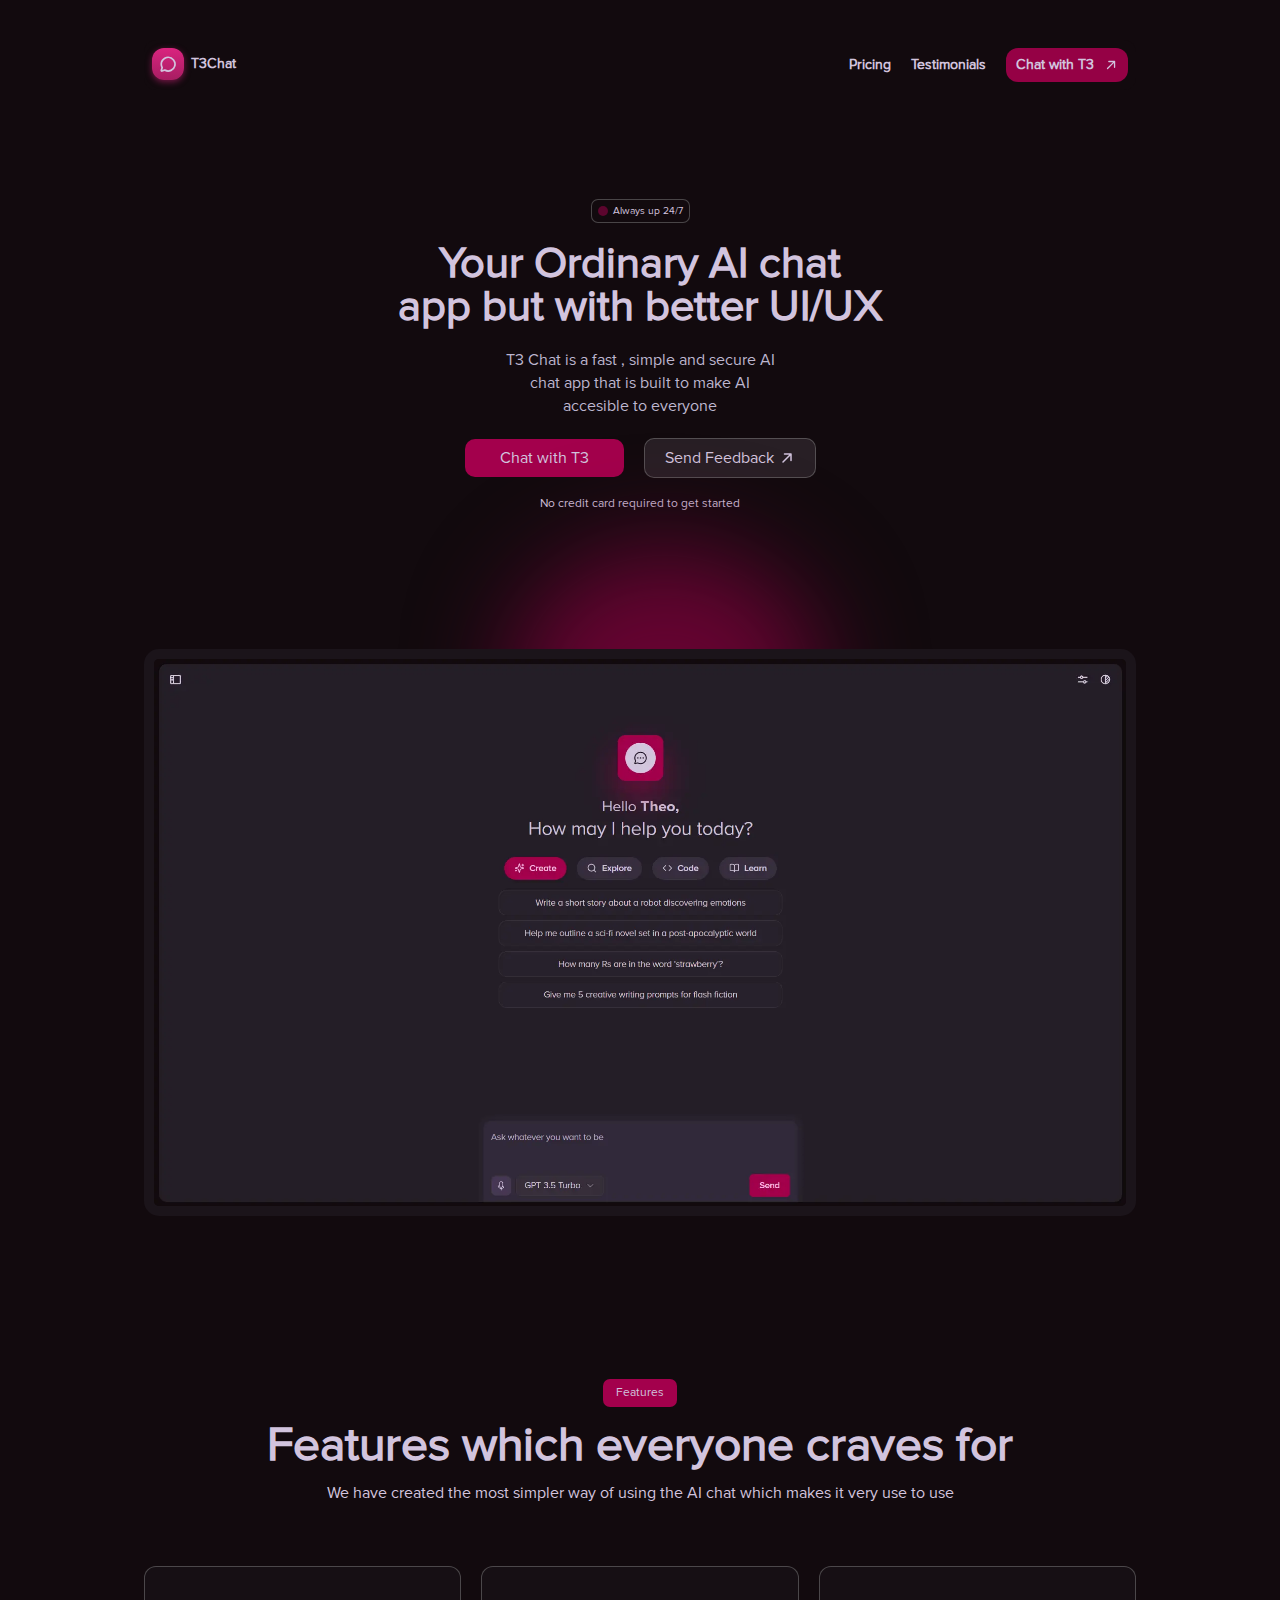
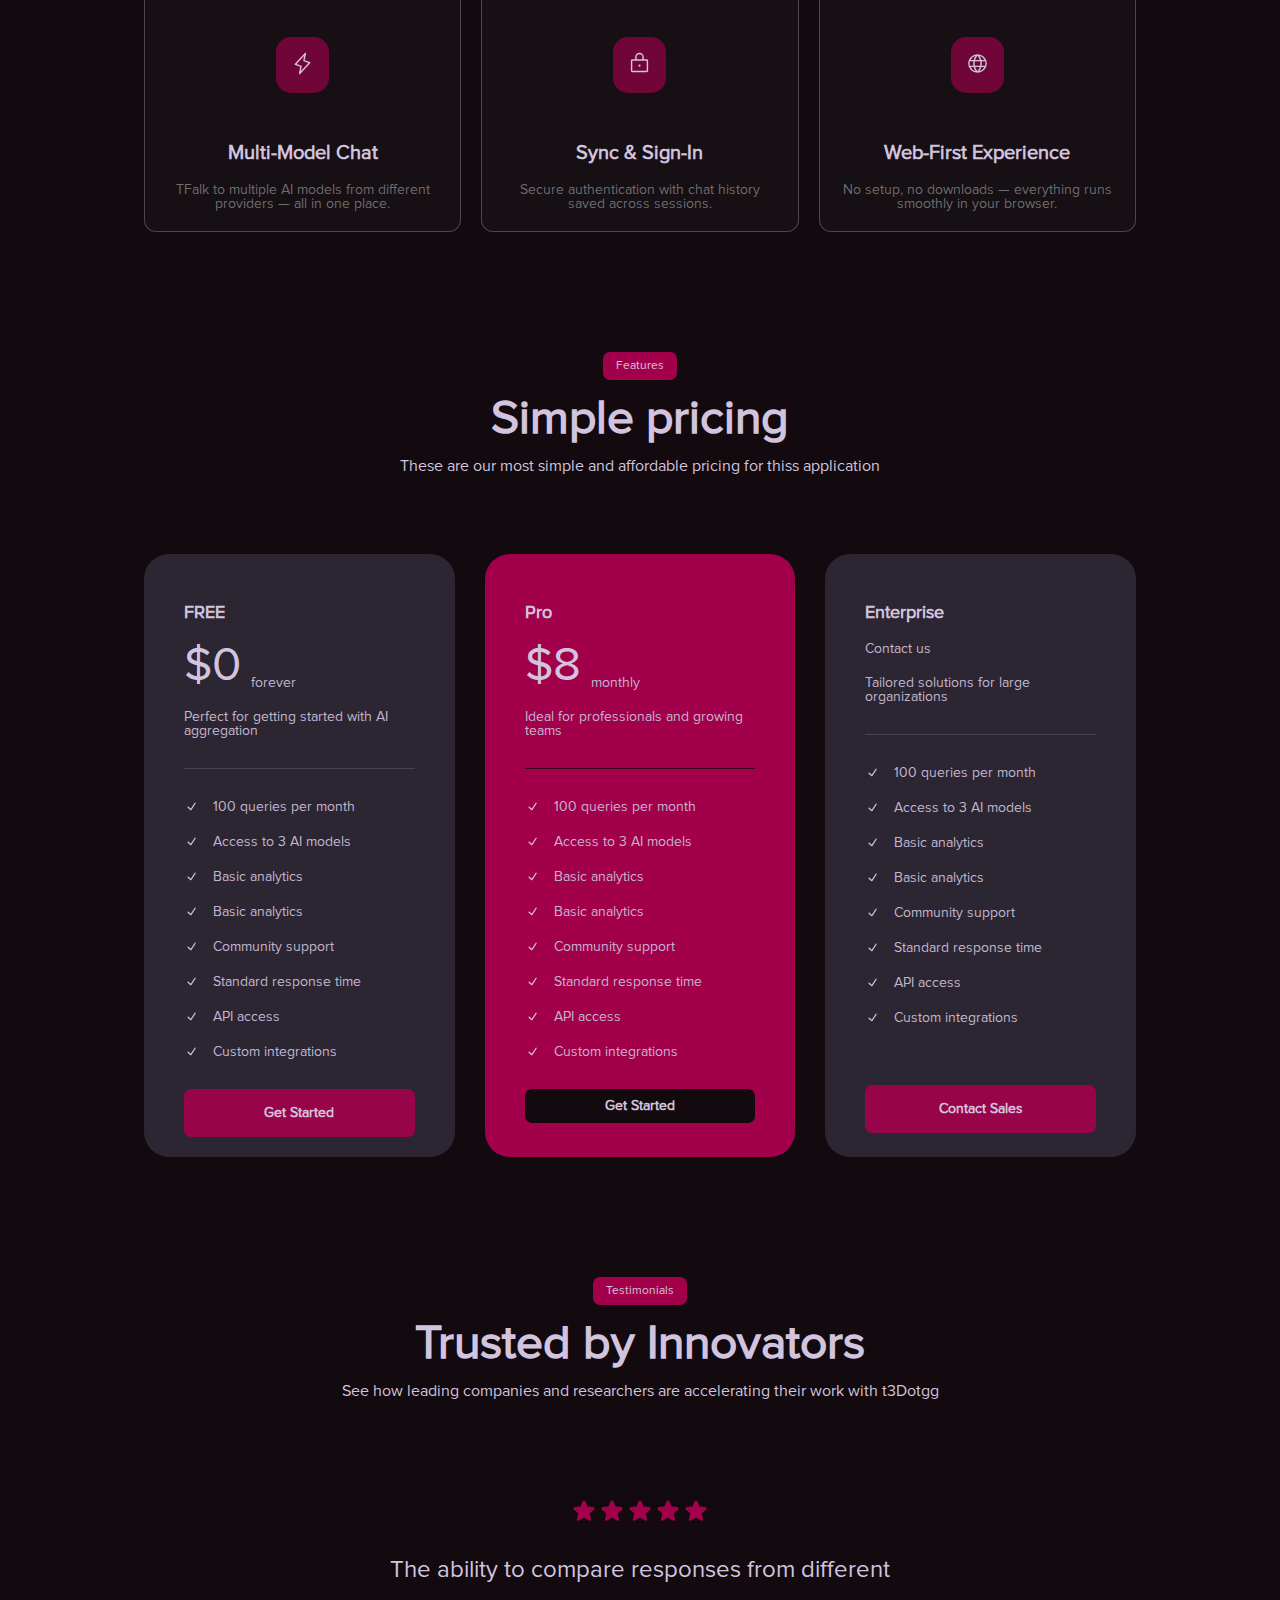
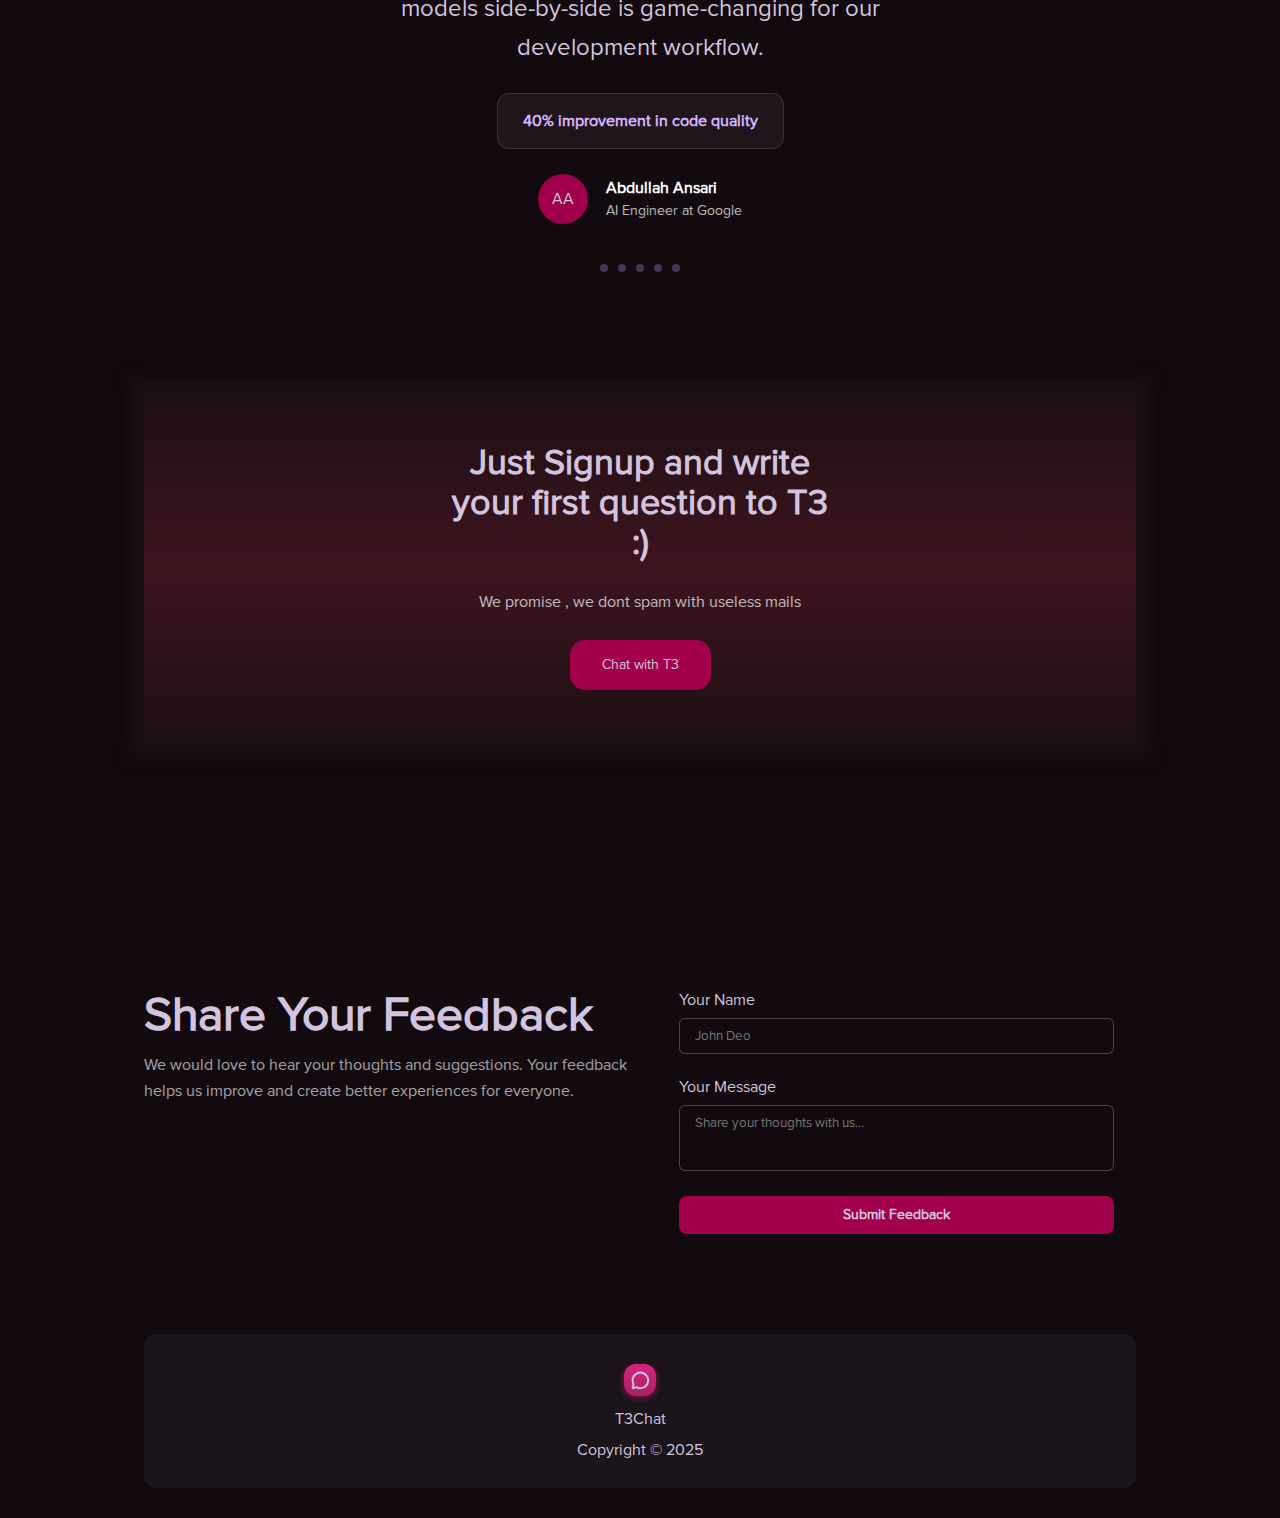
<file: assignment-3/landing-1/index.html>
<!DOCTYPE html>
<html lang="en">

<head>
    <meta charset="UTF-8">
    <meta name="viewport" content="width=device-width, initial-scale=1.0">
    <title>T3Chat Clone</title>
    <link rel="stylesheet" href="style.css">
</head>

<body>
    <div id="main">
        <div id="navbar">
            <div class="navbarLeft">
                <div id="logo">
                    <svg xmlns="http://www.w3.org/2000/svg" width="1.3em" height="1.3em" fill="currentColor"
                        viewBox="0 0 256 256" class="size-5">
                        <path
                            d="M128,20A108,108,0,0,0,31.85,177.23L21,209.66A20,20,0,0,0,46.34,235l32.43-10.81A108,108,0,1,0,128,20Zm0,192a84,84,0,0,1-42.06-11.27,12,12,0,0,0-6-1.62,12.1,12.1,0,0,0-3.8.62l-29.79,9.93,9.93-29.79a12,12,0,0,0-1-9.81A84,84,0,1,1,128,212Z">
                        </path>
                    </svg>
                </div>
                <div id="name">T3Chat</div>
            </div>
            <div class="navbarRight">
                <div>Pricing</div>
                <div>Testimonials</div>
                <div class="chatBtn">Chat with T3
                    <svg xmlns="http://www.w3.org/2000/svg" width="1em" height="1em" fill="currentColor"
                        viewBox="0 0 256 256">
                        <path
                            d="M204,64V168a12,12,0,0,1-24,0V93L72.49,200.49a12,12,0,0,1-17-17L163,76H88a12,12,0,0,1,0-24H192A12,12,0,0,1,204,64Z">
                        </path>
                    </svg>
                </div>
            </div>

        </div>


        <div id="hero">
            <div id="always">
                <div id="ball"></div>
                <div>Always up 24/7</div>
            </div>
            <div id="heading">
                <div id="upperHeading">Your Ordinary AI chat</div>
                <div id="lowerHeading">app but with better UI/UX</div>
            </div>

            <div id="headingTwo">T3 Chat is a fast , simple and secure AI chat app that is built to make AI accesible to
                everyone
            </div>

            <div id="heroBtn">
                <div class="heroBtn1 heroBtns">Chat with T3</div>
                <div class="heroBtn2 heroBtns">Send Feedback
                    <svg xmlns="http://www.w3.org/2000/svg" width="1em" height="1em" fill="currentColor"
                        viewBox="0 0 256 256">
                        <path
                            d="M204,64V168a12,12,0,0,1-24,0V93L72.49,200.49a12,12,0,0,1-17-17L163,76H88a12,12,0,0,1,0-24H192A12,12,0,0,1,204,64Z">
                        </path>
                    </svg>
                </div>
            </div>
            <div id="lastHeading">No credit card required to get started</div>
        </div>

        <div id="hero2">
            <div id="hero2section">
                <div id="glowEffect"></div>
                <img src="t3-dash.webp" alt="">
            </div>
        </div>

        <div id="hero3">
            <div class="feature">Features</div>
            <div class="featureHeading">Features which everyone craves for</div>
            <div class="featurePara">We have created the most simpler way of using the AI chat which makes it very use
                to use</div>
            <div id="featureCards">
                <div class="featureCard">
                    <div class="firstFeature">
                        <svg xmlns="http://www.w3.org/2000/svg" width="1em" height="1em" fill="currentColor"
                            viewBox="0 0 256 256" class="size-6" aria-hidden="true">
                            <path
                                d="M215.79,118.17a8,8,0,0,0-5-5.66L153.18,90.9l14.66-73.33a8,8,0,0,0-13.69-7l-112,120a8,8,0,0,0,3,13l57.63,21.61L88.16,238.43a8,8,0,0,0,13.69,7l112-120A8,8,0,0,0,215.79,118.17ZM109.37,214l10.47-52.38a8,8,0,0,0-5-9.06L62,132.71l84.62-90.66L136.16,94.43a8,8,0,0,0,5,9.06l52.8,19.8Z">
                            </path>
                        </svg>
                    </div>
                    <div class="secondFeature">
                        <div class="multi">Multi-Model Chat</div>
                        <div class="talk">TFalk to multiple AI models from different providers — all in one place.</div>
                    </div>
                </div>
                <div class="featureCard">
                    <div class="firstFeature"><svg xmlns="http://www.w3.org/2000/svg" width="1em" height="1em"
                            fill="currentColor" viewBox="0 0 256 256" class="size-6" aria-hidden="true">
                            <path
                                d="M208,80H176V56a48,48,0,0,0-96,0V80H48A16,16,0,0,0,32,96V208a16,16,0,0,0,16,16H208a16,16,0,0,0,16-16V96A16,16,0,0,0,208,80ZM96,56a32,32,0,0,1,64,0V80H96ZM208,208H48V96H208V208Zm-68-56a12,12,0,1,1-12-12A12,12,0,0,1,140,152Z">
                            </path>
                        </svg></div>
                    <div class="secondFeature">
                        <div class="multi">Sync & Sign-In</div>
                        <div class="talk">Secure authentication with chat history saved across sessions.</div>
                    </div>
                </div>
                <div class="featureCard">
                    <div class="firstFeature">
                        <svg xmlns="http://www.w3.org/2000/svg" width="1em" height="1em" fill="currentColor"
                            viewBox="0 0 256 256" class="size-6" aria-hidden="true">
                            <path
                                d="M128,24h0A104,104,0,1,0,232,128,104.12,104.12,0,0,0,128,24Zm88,104a87.61,87.61,0,0,1-3.33,24H174.16a157.44,157.44,0,0,0,0-48h38.51A87.61,87.61,0,0,1,216,128ZM102,168H154a115.11,115.11,0,0,1-26,45A115.27,115.27,0,0,1,102,168Zm-3.9-16a140.84,140.84,0,0,1,0-48h59.88a140.84,140.84,0,0,1,0,48ZM40,128a87.61,87.61,0,0,1,3.33-24H81.84a157.44,157.44,0,0,0,0,48H43.33A87.61,87.61,0,0,1,40,128ZM154,88H102a115.11,115.11,0,0,1,26-45A115.27,115.27,0,0,1,154,88Zm52.33,0H170.71a135.28,135.28,0,0,0-22.3-45.6A88.29,88.29,0,0,1,206.37,88ZM107.59,42.4A135.28,135.28,0,0,0,85.29,88H49.63A88.29,88.29,0,0,1,107.59,42.4ZM49.63,168H85.29a135.28,135.28,0,0,0,22.3,45.6A88.29,88.29,0,0,1,49.63,168Zm98.78,45.6a135.28,135.28,0,0,0,22.3-45.6h35.66A88.29,88.29,0,0,1,148.41,213.6Z">
                            </path>
                        </svg>
                    </div>
                    <div class="secondFeature">
                        <div class="multi">Web-First Experience</div>
                        <div class="talk">No setup, no downloads — everything runs smoothly in your browser.</div>
                    </div>
                </div>

            </div>
        </div>

        <div id="pricing">
            <div id="pricingNames">
                <div class="feature">Features</div>
                <div class="featureHeading">Simple pricing</div>
                <div class="featurePara">These are our most simple and affordable pricing for thiss application</div>
            </div>

            <div id="pricingCards">
                <div class="pricingCard pricingCard1">
                    <div class="price">
                        <div class="priceName">FREE</div>
                        <div class="priceTag">$0 <span>forever</span></div>
                        <div class="pricePara">Perfect for getting started with AI aggregation</div>
                    </div>
                    <div class="pricingDetail">
                        <div>
                            <svg width="15" height="15" viewBox="0 0 15 15" fill="none"
                                xmlns="http://www.w3.org/2000/svg" class="h-3.5 w-3.5">
                                <path
                                    d="M11.4669 3.72684C11.7558 3.91574 11.8369 4.30308 11.648 4.59198L7.39799 11.092C7.29783 11.2452 7.13556 11.3467 6.95402 11.3699C6.77247 11.3931 6.58989 11.3355 6.45446 11.2124L3.70446 8.71241C3.44905 8.48022 3.43023 8.08494 3.66242 7.82953C3.89461 7.57412 4.28989 7.55529 4.5453 7.78749L6.75292 9.79441L10.6018 3.90792C10.7907 3.61902 11.178 3.53795 11.4669 3.72684Z"
                                    fill="currentColor" fill-rule="evenodd" clip-rule="evenodd"></path>
                            </svg>
                            <span>100 queries per month</span>
                        </div>
                        <div>
                            <svg width="15" height="15" viewBox="0 0 15 15" fill="none"
                                xmlns="http://www.w3.org/2000/svg" class="h-3.5 w-3.5">
                                <path
                                    d="M11.4669 3.72684C11.7558 3.91574 11.8369 4.30308 11.648 4.59198L7.39799 11.092C7.29783 11.2452 7.13556 11.3467 6.95402 11.3699C6.77247 11.3931 6.58989 11.3355 6.45446 11.2124L3.70446 8.71241C3.44905 8.48022 3.43023 8.08494 3.66242 7.82953C3.89461 7.57412 4.28989 7.55529 4.5453 7.78749L6.75292 9.79441L10.6018 3.90792C10.7907 3.61902 11.178 3.53795 11.4669 3.72684Z"
                                    fill="currentColor" fill-rule="evenodd" clip-rule="evenodd"></path>
                            </svg>
                            <span>Access to 3 AI models</span>
                        </div>
                        <div>
                            <svg width="15" height="15" viewBox="0 0 15 15" fill="none"
                                xmlns="http://www.w3.org/2000/svg" class="h-3.5 w-3.5">
                                <path
                                    d="M11.4669 3.72684C11.7558 3.91574 11.8369 4.30308 11.648 4.59198L7.39799 11.092C7.29783 11.2452 7.13556 11.3467 6.95402 11.3699C6.77247 11.3931 6.58989 11.3355 6.45446 11.2124L3.70446 8.71241C3.44905 8.48022 3.43023 8.08494 3.66242 7.82953C3.89461 7.57412 4.28989 7.55529 4.5453 7.78749L6.75292 9.79441L10.6018 3.90792C10.7907 3.61902 11.178 3.53795 11.4669 3.72684Z"
                                    fill="currentColor" fill-rule="evenodd" clip-rule="evenodd"></path>
                            </svg>
                            <span>Basic analytics</span>
                        </div>
                        <div>
                            <svg width="15" height="15" viewBox="0 0 15 15" fill="none"
                                xmlns="http://www.w3.org/2000/svg" class="h-3.5 w-3.5">
                                <path
                                    d="M11.4669 3.72684C11.7558 3.91574 11.8369 4.30308 11.648 4.59198L7.39799 11.092C7.29783 11.2452 7.13556 11.3467 6.95402 11.3699C6.77247 11.3931 6.58989 11.3355 6.45446 11.2124L3.70446 8.71241C3.44905 8.48022 3.43023 8.08494 3.66242 7.82953C3.89461 7.57412 4.28989 7.55529 4.5453 7.78749L6.75292 9.79441L10.6018 3.90792C10.7907 3.61902 11.178 3.53795 11.4669 3.72684Z"
                                    fill="currentColor" fill-rule="evenodd" clip-rule="evenodd"></path>
                            </svg>
                            <span>Basic analytics</span>
                        </div>
                        <div>
                            <svg width="15" height="15" viewBox="0 0 15 15" fill="none"
                                xmlns="http://www.w3.org/2000/svg" class="h-3.5 w-3.5">
                                <path
                                    d="M11.4669 3.72684C11.7558 3.91574 11.8369 4.30308 11.648 4.59198L7.39799 11.092C7.29783 11.2452 7.13556 11.3467 6.95402 11.3699C6.77247 11.3931 6.58989 11.3355 6.45446 11.2124L3.70446 8.71241C3.44905 8.48022 3.43023 8.08494 3.66242 7.82953C3.89461 7.57412 4.28989 7.55529 4.5453 7.78749L6.75292 9.79441L10.6018 3.90792C10.7907 3.61902 11.178 3.53795 11.4669 3.72684Z"
                                    fill="currentColor" fill-rule="evenodd" clip-rule="evenodd"></path>
                            </svg>
                            <span>Community support</span>
                        </div>
                        <div>
                            <svg width="15" height="15" viewBox="0 0 15 15" fill="none"
                                xmlns="http://www.w3.org/2000/svg" class="h-3.5 w-3.5">
                                <path
                                    d="M11.4669 3.72684C11.7558 3.91574 11.8369 4.30308 11.648 4.59198L7.39799 11.092C7.29783 11.2452 7.13556 11.3467 6.95402 11.3699C6.77247 11.3931 6.58989 11.3355 6.45446 11.2124L3.70446 8.71241C3.44905 8.48022 3.43023 8.08494 3.66242 7.82953C3.89461 7.57412 4.28989 7.55529 4.5453 7.78749L6.75292 9.79441L10.6018 3.90792C10.7907 3.61902 11.178 3.53795 11.4669 3.72684Z"
                                    fill="currentColor" fill-rule="evenodd" clip-rule="evenodd"></path>
                            </svg>
                            <span>Standard response time</span>
                        </div>
                        <div>
                            <svg width="15" height="15" viewBox="0 0 15 15" fill="none"
                                xmlns="http://www.w3.org/2000/svg" class="h-3.5 w-3.5">
                                <path
                                    d="M11.4669 3.72684C11.7558 3.91574 11.8369 4.30308 11.648 4.59198L7.39799 11.092C7.29783 11.2452 7.13556 11.3467 6.95402 11.3699C6.77247 11.3931 6.58989 11.3355 6.45446 11.2124L3.70446 8.71241C3.44905 8.48022 3.43023 8.08494 3.66242 7.82953C3.89461 7.57412 4.28989 7.55529 4.5453 7.78749L6.75292 9.79441L10.6018 3.90792C10.7907 3.61902 11.178 3.53795 11.4669 3.72684Z"
                                    fill="currentColor" fill-rule="evenodd" clip-rule="evenodd"></path>
                            </svg>
                            <span>API access</span>
                        </div>
                        <div>
                            <svg width="15" height="15" viewBox="0 0 15 15" fill="none"
                                xmlns="http://www.w3.org/2000/svg" class="h-3.5 w-3.5">
                                <path
                                    d="M11.4669 3.72684C11.7558 3.91574 11.8369 4.30308 11.648 4.59198L7.39799 11.092C7.29783 11.2452 7.13556 11.3467 6.95402 11.3699C6.77247 11.3931 6.58989 11.3355 6.45446 11.2124L3.70446 8.71241C3.44905 8.48022 3.43023 8.08494 3.66242 7.82953C3.89461 7.57412 4.28989 7.55529 4.5453 7.78749L6.75292 9.79441L10.6018 3.90792C10.7907 3.61902 11.178 3.53795 11.4669 3.72684Z"
                                    fill="currentColor" fill-rule="evenodd" clip-rule="evenodd"></path>
                            </svg>
                            <span>Custom integrations</span>
                        </div>
                    </div>
                    <div class="priceBtn">Get Started</div>
                </div>
                <div class="pricingCard pricingCard2">
                    <div class="price">
                        <div class="priceName">Pro</div>
                        <div class="priceTag">$8 <span>monthly</span></div>
                        <div class="pricePara">Ideal for professionals and growing teams</div>
                    </div>
                    <div class="pricingDetail">
                        <div>
                            <svg width="15" height="15" viewBox="0 0 15 15" fill="none"
                                xmlns="http://www.w3.org/2000/svg" class="h-3.5 w-3.5">
                                <path
                                    d="M11.4669 3.72684C11.7558 3.91574 11.8369 4.30308 11.648 4.59198L7.39799 11.092C7.29783 11.2452 7.13556 11.3467 6.95402 11.3699C6.77247 11.3931 6.58989 11.3355 6.45446 11.2124L3.70446 8.71241C3.44905 8.48022 3.43023 8.08494 3.66242 7.82953C3.89461 7.57412 4.28989 7.55529 4.5453 7.78749L6.75292 9.79441L10.6018 3.90792C10.7907 3.61902 11.178 3.53795 11.4669 3.72684Z"
                                    fill="currentColor" fill-rule="evenodd" clip-rule="evenodd"></path>
                            </svg>
                            <span>100 queries per month</span>
                        </div>
                        <div>
                            <svg width="15" height="15" viewBox="0 0 15 15" fill="none"
                                xmlns="http://www.w3.org/2000/svg" class="h-3.5 w-3.5">
                                <path
                                    d="M11.4669 3.72684C11.7558 3.91574 11.8369 4.30308 11.648 4.59198L7.39799 11.092C7.29783 11.2452 7.13556 11.3467 6.95402 11.3699C6.77247 11.3931 6.58989 11.3355 6.45446 11.2124L3.70446 8.71241C3.44905 8.48022 3.43023 8.08494 3.66242 7.82953C3.89461 7.57412 4.28989 7.55529 4.5453 7.78749L6.75292 9.79441L10.6018 3.90792C10.7907 3.61902 11.178 3.53795 11.4669 3.72684Z"
                                    fill="currentColor" fill-rule="evenodd" clip-rule="evenodd"></path>
                            </svg>
                            <span>Access to 3 AI models</span>
                        </div>
                        <div>
                            <svg width="15" height="15" viewBox="0 0 15 15" fill="none"
                                xmlns="http://www.w3.org/2000/svg" class="h-3.5 w-3.5">
                                <path
                                    d="M11.4669 3.72684C11.7558 3.91574 11.8369 4.30308 11.648 4.59198L7.39799 11.092C7.29783 11.2452 7.13556 11.3467 6.95402 11.3699C6.77247 11.3931 6.58989 11.3355 6.45446 11.2124L3.70446 8.71241C3.44905 8.48022 3.43023 8.08494 3.66242 7.82953C3.89461 7.57412 4.28989 7.55529 4.5453 7.78749L6.75292 9.79441L10.6018 3.90792C10.7907 3.61902 11.178 3.53795 11.4669 3.72684Z"
                                    fill="currentColor" fill-rule="evenodd" clip-rule="evenodd"></path>
                            </svg>
                            <span>Basic analytics</span>
                        </div>
                        <div>
                            <svg width="15" height="15" viewBox="0 0 15 15" fill="none"
                                xmlns="http://www.w3.org/2000/svg" class="h-3.5 w-3.5">
                                <path
                                    d="M11.4669 3.72684C11.7558 3.91574 11.8369 4.30308 11.648 4.59198L7.39799 11.092C7.29783 11.2452 7.13556 11.3467 6.95402 11.3699C6.77247 11.3931 6.58989 11.3355 6.45446 11.2124L3.70446 8.71241C3.44905 8.48022 3.43023 8.08494 3.66242 7.82953C3.89461 7.57412 4.28989 7.55529 4.5453 7.78749L6.75292 9.79441L10.6018 3.90792C10.7907 3.61902 11.178 3.53795 11.4669 3.72684Z"
                                    fill="currentColor" fill-rule="evenodd" clip-rule="evenodd"></path>
                            </svg>
                            <span>Basic analytics</span>
                        </div>
                        <div>
                            <svg width="15" height="15" viewBox="0 0 15 15" fill="none"
                                xmlns="http://www.w3.org/2000/svg" class="h-3.5 w-3.5">
                                <path
                                    d="M11.4669 3.72684C11.7558 3.91574 11.8369 4.30308 11.648 4.59198L7.39799 11.092C7.29783 11.2452 7.13556 11.3467 6.95402 11.3699C6.77247 11.3931 6.58989 11.3355 6.45446 11.2124L3.70446 8.71241C3.44905 8.48022 3.43023 8.08494 3.66242 7.82953C3.89461 7.57412 4.28989 7.55529 4.5453 7.78749L6.75292 9.79441L10.6018 3.90792C10.7907 3.61902 11.178 3.53795 11.4669 3.72684Z"
                                    fill="currentColor" fill-rule="evenodd" clip-rule="evenodd"></path>
                            </svg>
                            <span>Community support</span>
                        </div>
                        <div>
                            <svg width="15" height="15" viewBox="0 0 15 15" fill="none"
                                xmlns="http://www.w3.org/2000/svg" class="h-3.5 w-3.5">
                                <path
                                    d="M11.4669 3.72684C11.7558 3.91574 11.8369 4.30308 11.648 4.59198L7.39799 11.092C7.29783 11.2452 7.13556 11.3467 6.95402 11.3699C6.77247 11.3931 6.58989 11.3355 6.45446 11.2124L3.70446 8.71241C3.44905 8.48022 3.43023 8.08494 3.66242 7.82953C3.89461 7.57412 4.28989 7.55529 4.5453 7.78749L6.75292 9.79441L10.6018 3.90792C10.7907 3.61902 11.178 3.53795 11.4669 3.72684Z"
                                    fill="currentColor" fill-rule="evenodd" clip-rule="evenodd"></path>
                            </svg>
                            <span>Standard response time</span>
                        </div>
                        <div>
                            <svg width="15" height="15" viewBox="0 0 15 15" fill="none"
                                xmlns="http://www.w3.org/2000/svg" class="h-3.5 w-3.5">
                                <path
                                    d="M11.4669 3.72684C11.7558 3.91574 11.8369 4.30308 11.648 4.59198L7.39799 11.092C7.29783 11.2452 7.13556 11.3467 6.95402 11.3699C6.77247 11.3931 6.58989 11.3355 6.45446 11.2124L3.70446 8.71241C3.44905 8.48022 3.43023 8.08494 3.66242 7.82953C3.89461 7.57412 4.28989 7.55529 4.5453 7.78749L6.75292 9.79441L10.6018 3.90792C10.7907 3.61902 11.178 3.53795 11.4669 3.72684Z"
                                    fill="currentColor" fill-rule="evenodd" clip-rule="evenodd"></path>
                            </svg>
                            <span>API access</span>
                        </div>
                        <div>
                            <svg width="15" height="15" viewBox="0 0 15 15" fill="none"
                                xmlns="http://www.w3.org/2000/svg" class="h-3.5 w-3.5">
                                <path
                                    d="M11.4669 3.72684C11.7558 3.91574 11.8369 4.30308 11.648 4.59198L7.39799 11.092C7.29783 11.2452 7.13556 11.3467 6.95402 11.3699C6.77247 11.3931 6.58989 11.3355 6.45446 11.2124L3.70446 8.71241C3.44905 8.48022 3.43023 8.08494 3.66242 7.82953C3.89461 7.57412 4.28989 7.55529 4.5453 7.78749L6.75292 9.79441L10.6018 3.90792C10.7907 3.61902 11.178 3.53795 11.4669 3.72684Z"
                                    fill="currentColor" fill-rule="evenodd" clip-rule="evenodd"></path>
                            </svg>
                            <span>Custom integrations</span>
                        </div>
                    </div>
                    <div class="priceBtn">Get Started</div>
                </div>
                <div class="pricingCard pricingCard3">
                    <div class="price">
                        <div class="priceName">Enterprise</div>
                        <div class="priceTag"><span>Contact us</span></div>
                        <div class="pricePara">Tailored solutions for large organizations</div>
                    </div>
                    <div class="pricingDetail">
                        <div>
                            <svg width="15" height="15" viewBox="0 0 15 15" fill="none"
                                xmlns="http://www.w3.org/2000/svg" class="h-3.5 w-3.5">
                                <path
                                    d="M11.4669 3.72684C11.7558 3.91574 11.8369 4.30308 11.648 4.59198L7.39799 11.092C7.29783 11.2452 7.13556 11.3467 6.95402 11.3699C6.77247 11.3931 6.58989 11.3355 6.45446 11.2124L3.70446 8.71241C3.44905 8.48022 3.43023 8.08494 3.66242 7.82953C3.89461 7.57412 4.28989 7.55529 4.5453 7.78749L6.75292 9.79441L10.6018 3.90792C10.7907 3.61902 11.178 3.53795 11.4669 3.72684Z"
                                    fill="currentColor" fill-rule="evenodd" clip-rule="evenodd"></path>
                            </svg>
                            <span>100 queries per month</span>
                        </div>
                        <div>
                            <svg width="15" height="15" viewBox="0 0 15 15" fill="none"
                                xmlns="http://www.w3.org/2000/svg" class="h-3.5 w-3.5">
                                <path
                                    d="M11.4669 3.72684C11.7558 3.91574 11.8369 4.30308 11.648 4.59198L7.39799 11.092C7.29783 11.2452 7.13556 11.3467 6.95402 11.3699C6.77247 11.3931 6.58989 11.3355 6.45446 11.2124L3.70446 8.71241C3.44905 8.48022 3.43023 8.08494 3.66242 7.82953C3.89461 7.57412 4.28989 7.55529 4.5453 7.78749L6.75292 9.79441L10.6018 3.90792C10.7907 3.61902 11.178 3.53795 11.4669 3.72684Z"
                                    fill="currentColor" fill-rule="evenodd" clip-rule="evenodd"></path>
                            </svg>
                            <span>Access to 3 AI models</span>
                        </div>
                        <div>
                            <svg width="15" height="15" viewBox="0 0 15 15" fill="none"
                                xmlns="http://www.w3.org/2000/svg" class="h-3.5 w-3.5">
                                <path
                                    d="M11.4669 3.72684C11.7558 3.91574 11.8369 4.30308 11.648 4.59198L7.39799 11.092C7.29783 11.2452 7.13556 11.3467 6.95402 11.3699C6.77247 11.3931 6.58989 11.3355 6.45446 11.2124L3.70446 8.71241C3.44905 8.48022 3.43023 8.08494 3.66242 7.82953C3.89461 7.57412 4.28989 7.55529 4.5453 7.78749L6.75292 9.79441L10.6018 3.90792C10.7907 3.61902 11.178 3.53795 11.4669 3.72684Z"
                                    fill="currentColor" fill-rule="evenodd" clip-rule="evenodd"></path>
                            </svg>
                            <span>Basic analytics</span>
                        </div>
                        <div>
                            <svg width="15" height="15" viewBox="0 0 15 15" fill="none"
                                xmlns="http://www.w3.org/2000/svg" class="h-3.5 w-3.5">
                                <path
                                    d="M11.4669 3.72684C11.7558 3.91574 11.8369 4.30308 11.648 4.59198L7.39799 11.092C7.29783 11.2452 7.13556 11.3467 6.95402 11.3699C6.77247 11.3931 6.58989 11.3355 6.45446 11.2124L3.70446 8.71241C3.44905 8.48022 3.43023 8.08494 3.66242 7.82953C3.89461 7.57412 4.28989 7.55529 4.5453 7.78749L6.75292 9.79441L10.6018 3.90792C10.7907 3.61902 11.178 3.53795 11.4669 3.72684Z"
                                    fill="currentColor" fill-rule="evenodd" clip-rule="evenodd"></path>
                            </svg>
                            <span>Basic analytics</span>
                        </div>
                        <div>
                            <svg width="15" height="15" viewBox="0 0 15 15" fill="none"
                                xmlns="http://www.w3.org/2000/svg" class="h-3.5 w-3.5">
                                <path
                                    d="M11.4669 3.72684C11.7558 3.91574 11.8369 4.30308 11.648 4.59198L7.39799 11.092C7.29783 11.2452 7.13556 11.3467 6.95402 11.3699C6.77247 11.3931 6.58989 11.3355 6.45446 11.2124L3.70446 8.71241C3.44905 8.48022 3.43023 8.08494 3.66242 7.82953C3.89461 7.57412 4.28989 7.55529 4.5453 7.78749L6.75292 9.79441L10.6018 3.90792C10.7907 3.61902 11.178 3.53795 11.4669 3.72684Z"
                                    fill="currentColor" fill-rule="evenodd" clip-rule="evenodd"></path>
                            </svg>
                            <span>Community support</span>
                        </div>
                        <div>
                            <svg width="15" height="15" viewBox="0 0 15 15" fill="none"
                                xmlns="http://www.w3.org/2000/svg" class="h-3.5 w-3.5">
                                <path
                                    d="M11.4669 3.72684C11.7558 3.91574 11.8369 4.30308 11.648 4.59198L7.39799 11.092C7.29783 11.2452 7.13556 11.3467 6.95402 11.3699C6.77247 11.3931 6.58989 11.3355 6.45446 11.2124L3.70446 8.71241C3.44905 8.48022 3.43023 8.08494 3.66242 7.82953C3.89461 7.57412 4.28989 7.55529 4.5453 7.78749L6.75292 9.79441L10.6018 3.90792C10.7907 3.61902 11.178 3.53795 11.4669 3.72684Z"
                                    fill="currentColor" fill-rule="evenodd" clip-rule="evenodd"></path>
                            </svg>
                            <span>Standard response time</span>
                        </div>
                        <div>
                            <svg width="15" height="15" viewBox="0 0 15 15" fill="none"
                                xmlns="http://www.w3.org/2000/svg" class="h-3.5 w-3.5">
                                <path
                                    d="M11.4669 3.72684C11.7558 3.91574 11.8369 4.30308 11.648 4.59198L7.39799 11.092C7.29783 11.2452 7.13556 11.3467 6.95402 11.3699C6.77247 11.3931 6.58989 11.3355 6.45446 11.2124L3.70446 8.71241C3.44905 8.48022 3.43023 8.08494 3.66242 7.82953C3.89461 7.57412 4.28989 7.55529 4.5453 7.78749L6.75292 9.79441L10.6018 3.90792C10.7907 3.61902 11.178 3.53795 11.4669 3.72684Z"
                                    fill="currentColor" fill-rule="evenodd" clip-rule="evenodd"></path>
                            </svg>
                            <span>API access</span>
                        </div>
                        <div>
                            <svg width="15" height="15" viewBox="0 0 15 15" fill="none"
                                xmlns="http://www.w3.org/2000/svg" class="h-3.5 w-3.5">
                                <path
                                    d="M11.4669 3.72684C11.7558 3.91574 11.8369 4.30308 11.648 4.59198L7.39799 11.092C7.29783 11.2452 7.13556 11.3467 6.95402 11.3699C6.77247 11.3931 6.58989 11.3355 6.45446 11.2124L3.70446 8.71241C3.44905 8.48022 3.43023 8.08494 3.66242 7.82953C3.89461 7.57412 4.28989 7.55529 4.5453 7.78749L6.75292 9.79441L10.6018 3.90792C10.7907 3.61902 11.178 3.53795 11.4669 3.72684Z"
                                    fill="currentColor" fill-rule="evenodd" clip-rule="evenodd"></path>
                            </svg>
                            <span>Custom integrations</span>
                        </div>
                    </div>
                    <div class="priceBtn">Contact Sales</div>
                </div>
            </div>
        </div>

        <div id="trust">
            <div id="trustName">
                <div class="feature">Testimonials</div>
                <div class="featureHeading">Trusted by Innovators</div>
                <div class="featurePara">See how leading companies and researchers are accelerating their work with
                    t3Dotgg</div>
            </div>
            <div id="trustDetails">
                <div class="stars">
                    <svg xmlns="http://www.w3.org/2000/svg" width="24" height="24" fill=#A3004C viewBox="0 0 256 256"
                        class="text-primary mx-1">
                        <path
                            d="M234.29,114.85l-45,38.83L203,211.75a16.4,16.4,0,0,1-24.5,17.82L128,198.49,77.47,229.57A16.4,16.4,0,0,1,53,211.75l13.76-58.07-45-38.83A16.46,16.46,0,0,1,31.08,86l59-4.76,22.76-55.08a16.36,16.36,0,0,1,30.27,0l22.75,55.08,59,4.76a16.46,16.46,0,0,1,9.37,28.86Z">
                        </path>
                    </svg> <svg xmlns="http://www.w3.org/2000/svg" width="24" height="24" fill=#A3004C
                        viewBox="0 0 256 256" class="text-primary mx-1">
                        <path
                            d="M234.29,114.85l-45,38.83L203,211.75a16.4,16.4,0,0,1-24.5,17.82L128,198.49,77.47,229.57A16.4,16.4,0,0,1,53,211.75l13.76-58.07-45-38.83A16.46,16.46,0,0,1,31.08,86l59-4.76,22.76-55.08a16.36,16.36,0,0,1,30.27,0l22.75,55.08,59,4.76a16.46,16.46,0,0,1,9.37,28.86Z">
                        </path>
                    </svg> <svg xmlns="http://www.w3.org/2000/svg" width="24" height="24" fill=#A3004C
                        viewBox="0 0 256 256" class="text-primary mx-1">
                        <path
                            d="M234.29,114.85l-45,38.83L203,211.75a16.4,16.4,0,0,1-24.5,17.82L128,198.49,77.47,229.57A16.4,16.4,0,0,1,53,211.75l13.76-58.07-45-38.83A16.46,16.46,0,0,1,31.08,86l59-4.76,22.76-55.08a16.36,16.36,0,0,1,30.27,0l22.75,55.08,59,4.76a16.46,16.46,0,0,1,9.37,28.86Z">
                        </path>
                    </svg> <svg xmlns="http://www.w3.org/2000/svg" width="24" height="24" fill=#A3004C
                        viewBox="0 0 256 256" class="text-primary mx-1">
                        <path
                            d="M234.29,114.85l-45,38.83L203,211.75a16.4,16.4,0,0,1-24.5,17.82L128,198.49,77.47,229.57A16.4,16.4,0,0,1,53,211.75l13.76-58.07-45-38.83A16.46,16.46,0,0,1,31.08,86l59-4.76,22.76-55.08a16.36,16.36,0,0,1,30.27,0l22.75,55.08,59,4.76a16.46,16.46,0,0,1,9.37,28.86Z">
                        </path>
                    </svg> <svg xmlns="http://www.w3.org/2000/svg" width="24" height="24" fill=#A3004C
                        viewBox="0 0 256 256" class="text-primary mx-1">
                        <path
                            d="M234.29,114.85l-45,38.83L203,211.75a16.4,16.4,0,0,1-24.5,17.82L128,198.49,77.47,229.57A16.4,16.4,0,0,1,53,211.75l13.76-58.07-45-38.83A16.46,16.46,0,0,1,31.08,86l59-4.76,22.76-55.08a16.36,16.36,0,0,1,30.27,0l22.75,55.08,59,4.76a16.46,16.46,0,0,1,9.37,28.86Z">
                        </path>
                    </svg>

                </div>

                <div class="trustPara">The ability to compare responses from different models side-by-side is
                    game-changing for our
                    development workflow.
                </div>
                <div class="trustBox">40% improvement in code quality</div>
                <div class="users">
                    <div id="profilePhoto">AA</div>
                    <div id="profileDetails">
                        <div id="name">Abdullah Ansari</div>
                        <div id="profession">AI Engineer at Google</div>
                    </div>
                </div>
                <div class="trustDots">
                    <div></div>
                    <div></div>
                    <div></div>
                    <div></div>
                    <div></div>
                </div>
            </div>
        </div>

        <div id="signUp">
            <div id="signUpTitle">Just Signup and write your first question to T3 :)</div>
            <div id="signUpPara">We promise , we dont spam with useless mails</div>
            <div id="signUpBtn">Chat with T3</div>

        </div>

        <div id="contact">
            <div id="feedback">
                <div id="feedbackTile">Share Your Feedback</div>
                <div id="feedbackPara">We would love to hear your thoughts and suggestions. Your feedback helps us
                    improve and create
                    better experiences for everyone.</div>
            </div>
            <div id="contactForm">
                <form>
                    <div id="nameInput">
                        <label for="name">Your Name</label>
                        <input type="text" name="" id="name" placeholder="John Deo">

                    </div>
                    <div id="nameMessage">
                        <label for="message">Your Message</label>
                        <input type="text" name="" id="message" placeholder="Share your thoughts with us...">
                    </div>

                    <button>Submit Feedback</button>
                </form>
            </div>
        </div>

        <div id="copyright">
            <div id="logo">
                <svg xmlns="http://www.w3.org/2000/svg" width="1.3em" height="1.3em" fill="currentColor"
                    viewBox="0 0 256 256" class="size-5">
                    <path
                        d="M128,20A108,108,0,0,0,31.85,177.23L21,209.66A20,20,0,0,0,46.34,235l32.43-10.81A108,108,0,1,0,128,20Zm0,192a84,84,0,0,1-42.06-11.27,12,12,0,0,0-6-1.62,12.1,12.1,0,0,0-3.8.62l-29.79,9.93,9.93-29.79a12,12,0,0,0-1-9.81A84,84,0,1,1,128,212Z">
                    </path>
                </svg>
            </div>
            <div>T3Chat</div>
            <div>Copyright © 2025</div>
        </div>

    </div>
</body>

</html>
</file>
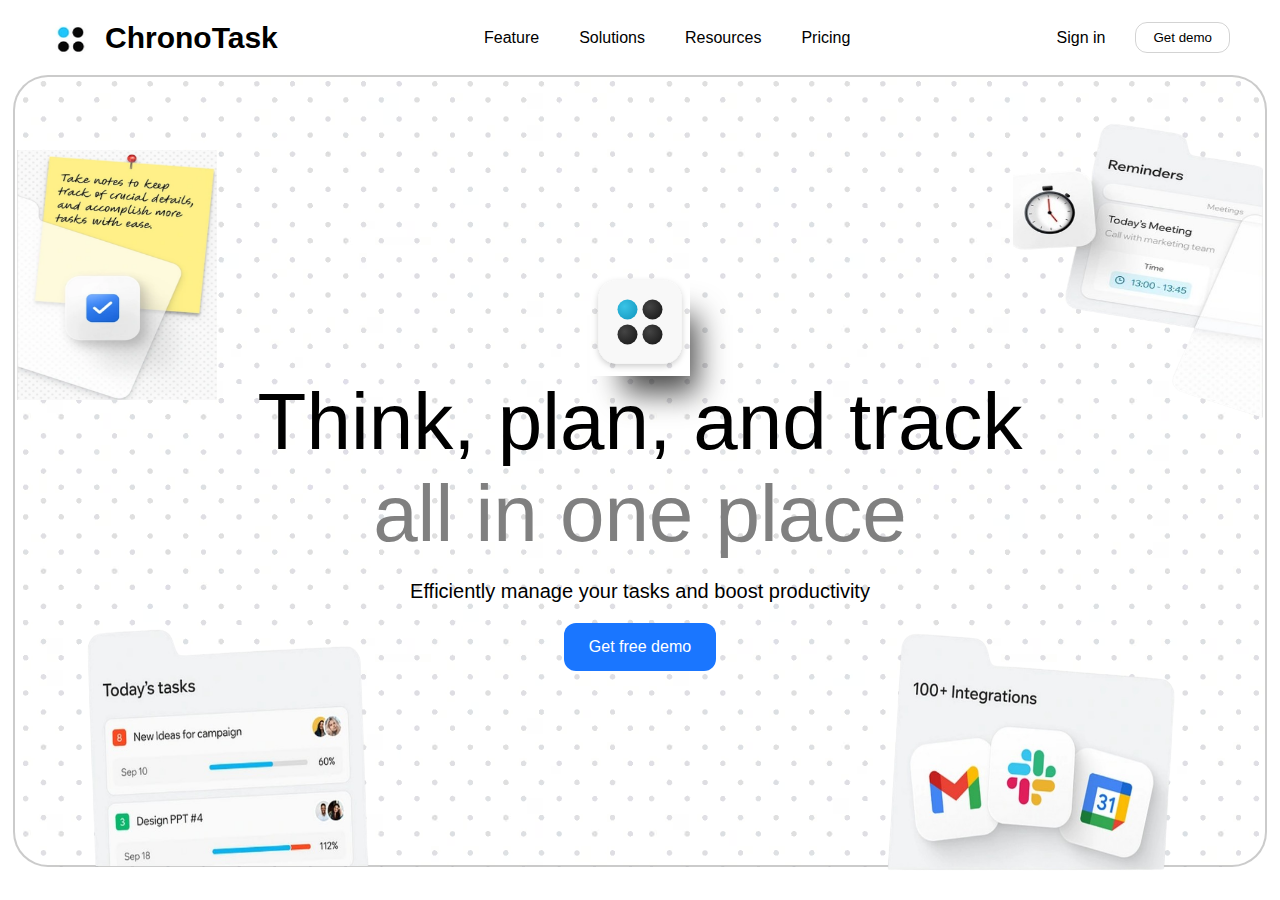
<file: assignment-3/landing-2/index.html>
<!DOCTYPE html>
<html lang="en">

<head>
    <meta charset="UTF-8">
    <meta name="viewport" content="width=device-width, initial-scale=1.0">
    <title>Landing-2</title>
    <link rel="stylesheet" href="index.css">
</head>

<body>

    <nav>
        <div id="navLeft">
            <img src="logo.png" alt="">
            <div>ChronoTask</div>
        </div>
        <div id="navMiddle">
            <p>Feature</p>
            <p>Solutions</p>
            <p>Resources</p>
            <p>Pricing</p>
        </div>
        <div id="navRight">
            <div>Sign in</div>
            <button>Get demo</button>
        </div>
    </nav>


    <div id="mainContainer">
        <div id="main">
            <div id="headingLogo"><svg width="100" height="100" viewBox="0 0 120 120"
                    xmlns="http://www.w3.org/2000/svg">
                    <defs>
                        <filter id="shadow" x="-20%" y="-20%" width="140%" height="140%">
                            <feDropShadow dx="0" dy="3" stdDeviation="4" flood-color="#000" flood-opacity="0.2" />
                        </filter>

                        <radialGradient id="blueGrad" cx="35%" cy="35%" r="70%">
                            <stop offset="0%" stop-color="#39c3e6" />
                            <stop offset="100%" stop-color="#1aa0c7" />
                        </radialGradient>

                        <radialGradient id="darkGrad" cx="35%" cy="35%" r="70%">
                            <stop offset="0%" stop-color="#444" />
                            <stop offset="100%" stop-color="#1f1f1f" />
                        </radialGradient>
                    </defs>

                    <!-- Rounded square background -->
                    <rect x="10" y="10" width="100" height="100" rx="22" fill="#F8F8F8" filter="url(#shadow)" />

                    <!-- Circles -->
                    <circle cx="45" cy="45" r="12" fill="url(#blueGrad)" />
                    <circle cx="75" cy="45" r="12" fill="url(#darkGrad)" />
                    <circle cx="45" cy="75" r="12" fill="url(#darkGrad)" />
                    <circle cx="75" cy="75" r="12" fill="url(#darkGrad)" />
                </svg></div>

            <div class="heading heading1">Think, plan, and track</div>
            <div class="heading heading2">all in one place</div>

            <p>Efficiently manage your tasks and boost productivity</p>
            <button>Get free demo</button>
        </div>

        <div id="image1">
            <img src="img1.png" alt="">
        </div>
        <div id="image2">
            <img src="img2.png" alt="">
        </div>
        <div id="image3">
            <img src="img3.png" alt="">
        </div>
        <div id="image4">
            <img src="img4.png" alt="">
        </div>

    </div>
</body>

</html>
</file>
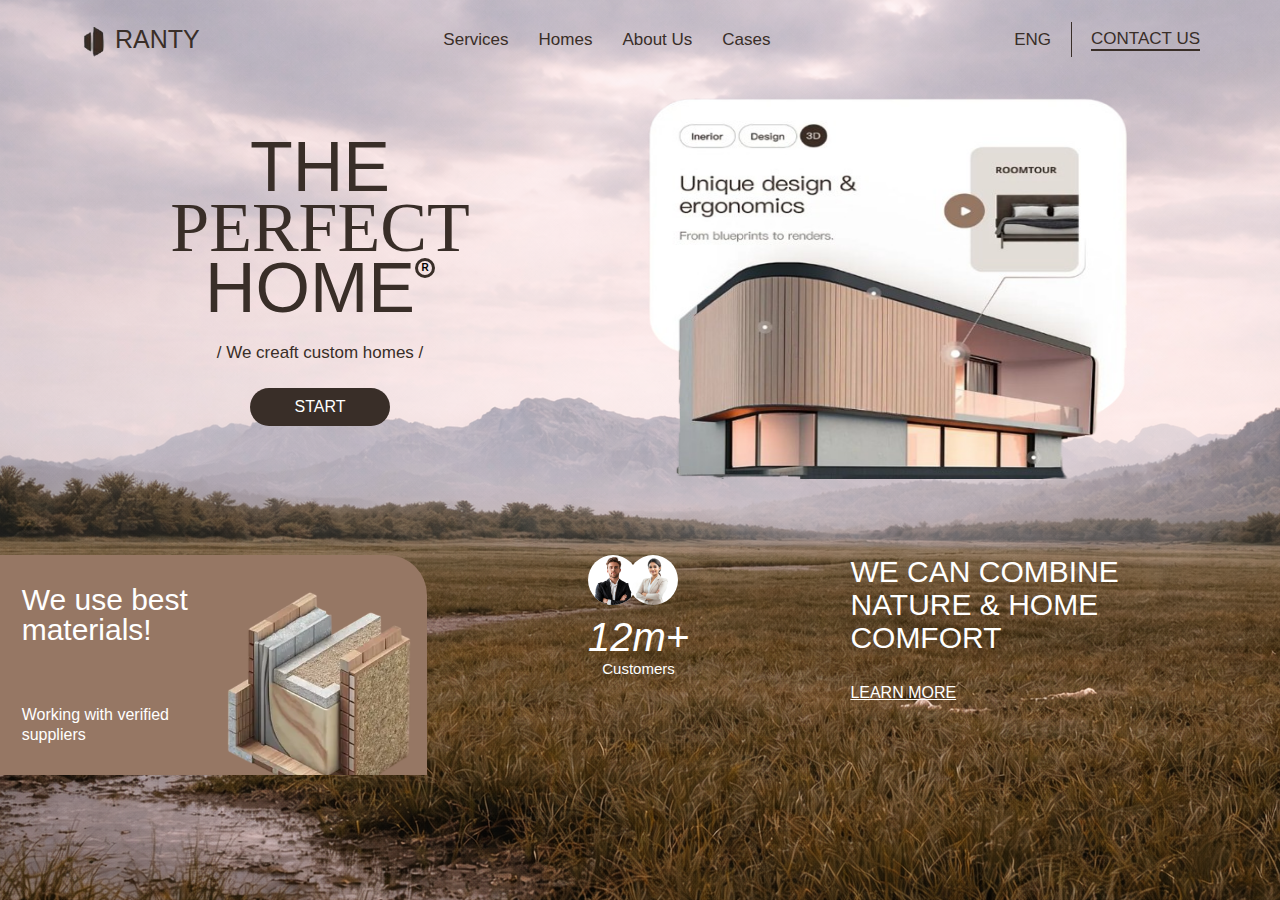
<file: assignment-3/landing-3/index.html>
<!DOCTYPE html>
<html lang="en">

<head>
    <meta charset="UTF-8">
    <meta name="viewport" content="width=device-width, initial-scale=1.0">
    <title>Landing-3</title>
    <link rel="stylesheet" href="index.css">
</head>

<body>
    <div id="main">
        <nav>
            <div id="left">
                <img src="logo.png" alt="">
                <div>RANTY</div>
            </div>
            <div id="middle">
                <div>Services</div>
                <div>Homes</div>
                <div>About Us</div>
                <div>Cases</div>
            </div>
            <div id="right">
                <div>ENG</div>
                <div id="line"></div>
                <div id="contactBtn">CONTACT US</div>
            </div>
        </nav>

        <div id="hero1">
            <div id="heroTxt">
                <div id="mainTxt">
                    <div>THE</div>
                    <div id="perfect"><span>PERFECT</span></div>
                    <div id="home">
                        <div>HOME</div>
                        <button>R</button>
                    </div>
                </div>
                <div id="paraTxt">/ We creaft custom homes /</div>
                <div id="startBtn">START</div>
            </div>
            <div id="homeImg">
                <img src="house.png" alt="">
            </div>
        </div>

        <div id="hero2">
            <div id="hero2Left">
                <div id="hero2LeftTxt">
                    <div id="txt1">We use best materials!</div>
                    <div id="txt2F">Working with verified suppliers</div>
                </div>
                <div id="hero2LeftImg">
                    <img src="Photoroom.png" alt="">
                </div>
            </div>
            <div id="hero2Right">
                <div id="hero2Rightdetail">
                    <div id="hero2RightPhotos">
                        <img src="boyImg.png" alt="">
                        <img src="girlImg.jpg" alt="">
                    </div>
                    <div id="hero2RightlefTxt">
                        <div id="hero2RightTitle">12m+</div>
                        <div id="customers">Customers</div>
                    </div>
                </div>
                <div id="hero2RightTxt">
                    <div id="hero2RightTxt1">
                        <div>We can combine</div>
                        <div>nature & Home</div>
                        <div>comfort</div>
                    </div>
                    <div id="learn">Learn more</div>
                </div>
            </div>
        </div>
    </div>
</body>

</html>
</file>
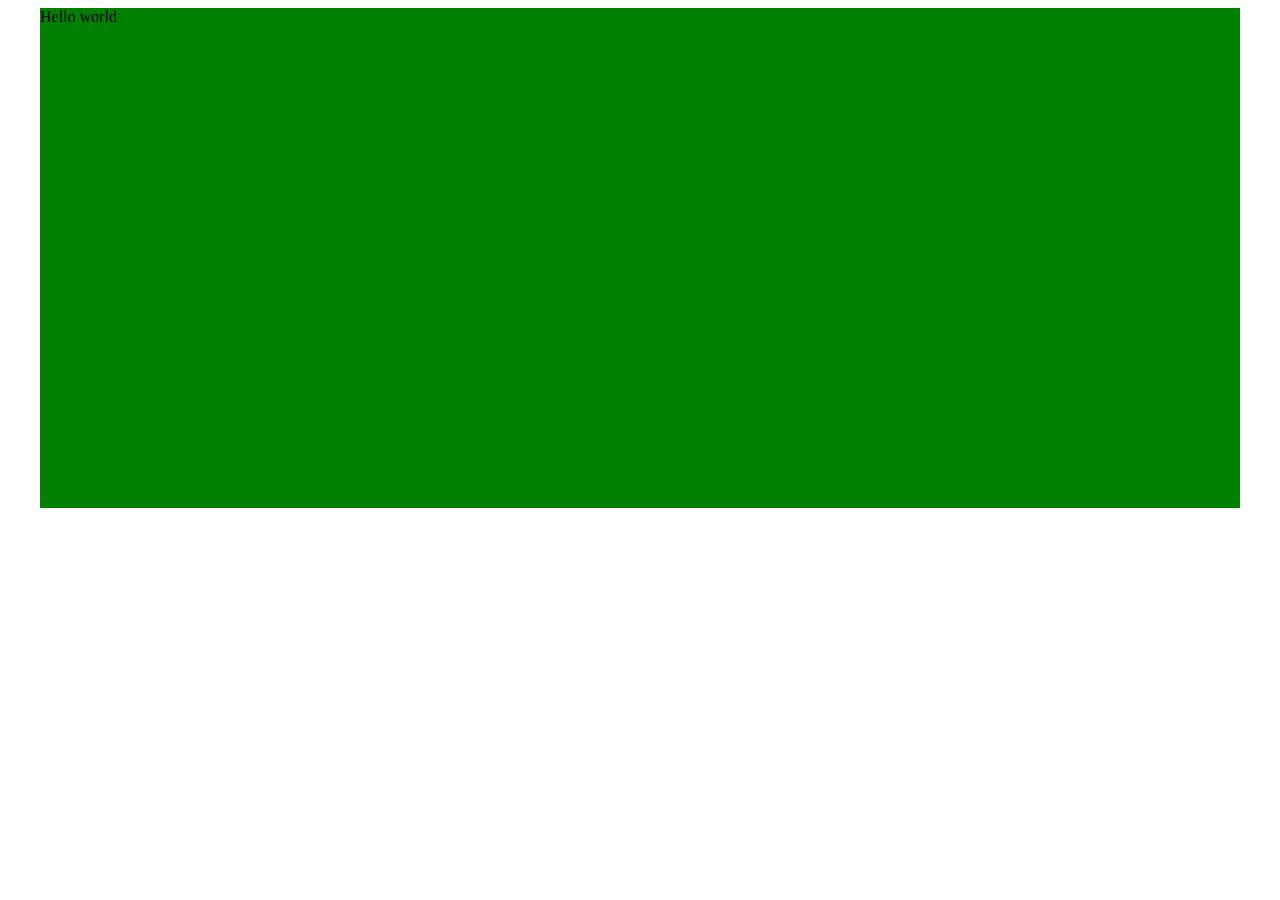
<file: assignment-1/problems/0-horizontal-align/index.html>
<!DOCTYPE html>
<html lang="en">

<head>
    <meta charset="UTF-8">
    <meta name="viewport" content="width=device-width, initial-scale=1.0">
    <title>Document</title>
    <style>
        body {
            display: flex;
            justify-content: center;
        }

        #main {
            width: 1200px;
            height: 500px;
            background-color: green;
        }
    </style>
</head>

<body>
    <div id="main">Hello world</div>

</body>

</html>
</file>
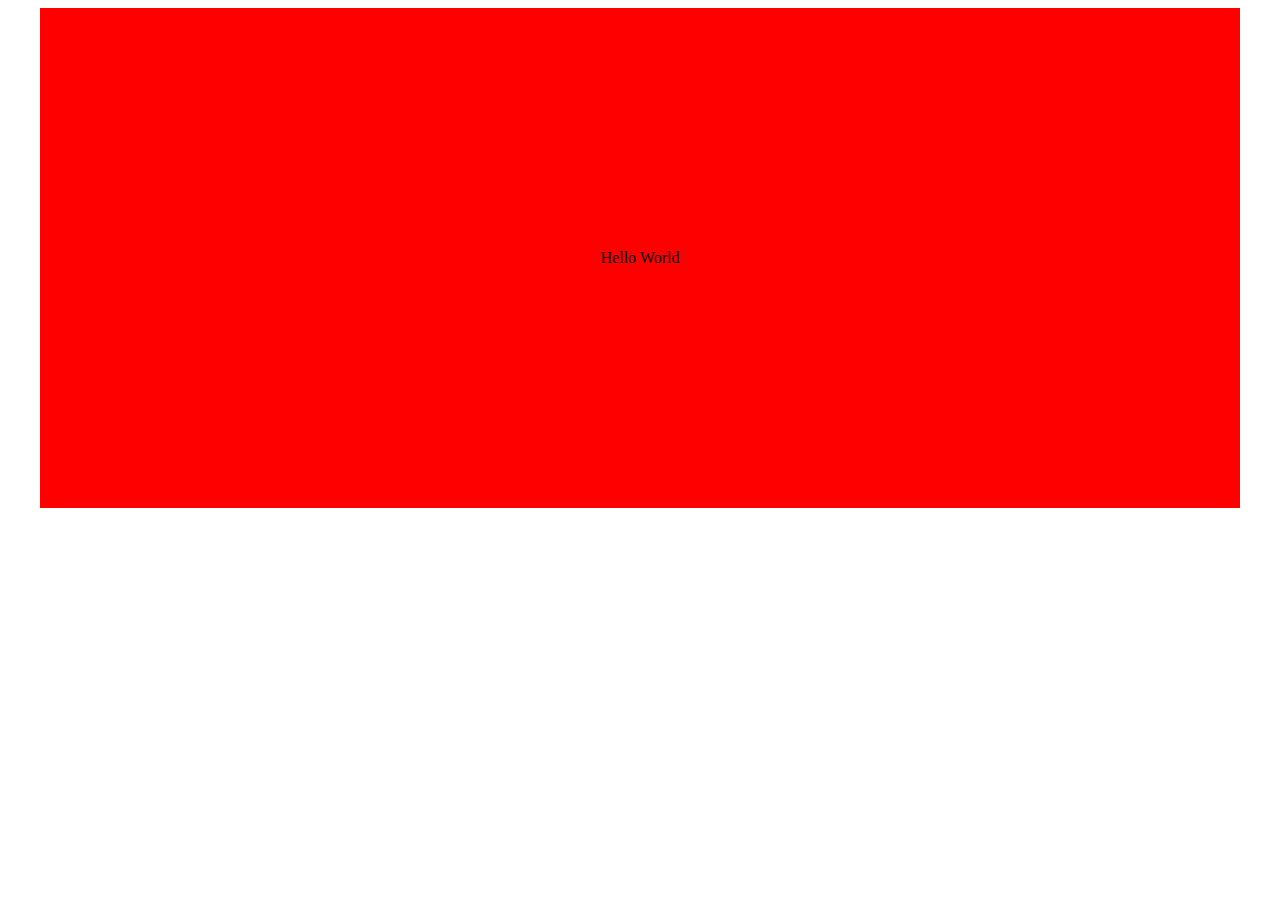
<file: assignment-1/problems/1-vertical-align/index.html>
<!DOCTYPE html>
<html lang="en">

<head>
    <meta charset="UTF-8">
    <meta name="viewport" content="width=device-width, initial-scale=1.0">
    <title>Document</title>
    <style>
        body {
            display: flex;
            justify-content: center;
        }

        #main {
            width: 1200px;
            height: 500px;
            background-color: red;
            display: flex;
            align-items: center;
            justify-content: center;
        }
    </style>
</head>

<body>
    <div id="main">Hello World</div>

</body>

</html>
</file>
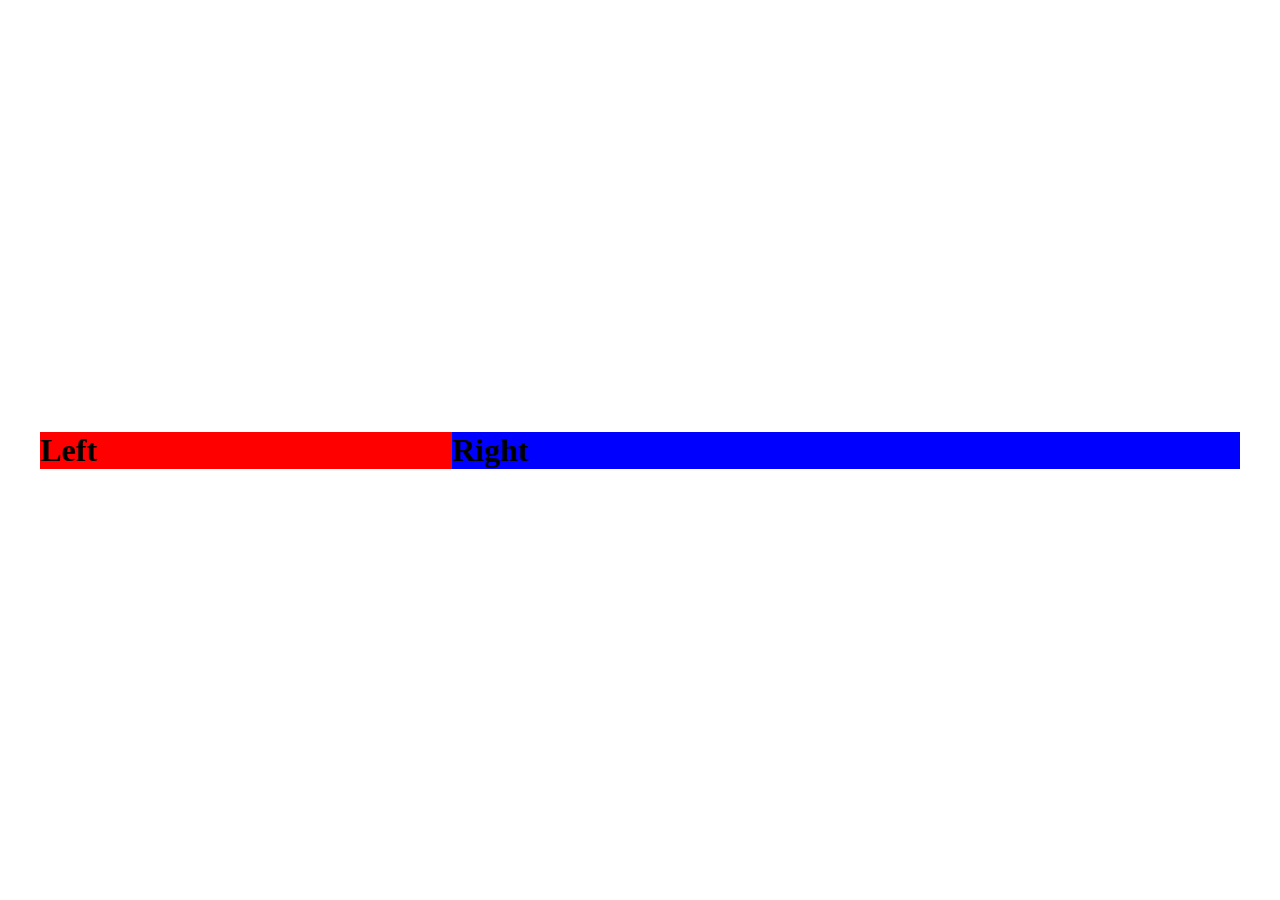
<file: assignment-1/problems/2-flex-layout/index.html>
<!DOCTYPE html>
<html lang="en">

<head>
    <meta charset="UTF-8">
    <meta name="viewport" content="width=device-width, initial-scale=1.0">
    <title>2-flex-layout</title>
    <style>
        body {
            margin: 0 auto;
            height: 100vh;
            display: flex;
            justify-content: center;
            align-items: center;
        }

        #container {
            display: flex;
            width: 1200px;
        }

        #left {
            background-color: red;
             flex-grow: 1;    
        }

        #right {
            background-color: blue;
            flex-grow: 2 ;
        }
    </style>
</head>

<body>
    <div id="container">
        <h1 id="left">Left</h1>
        <h1 id="right">Right</h1>
    </div>
</body>

</html>
</file>
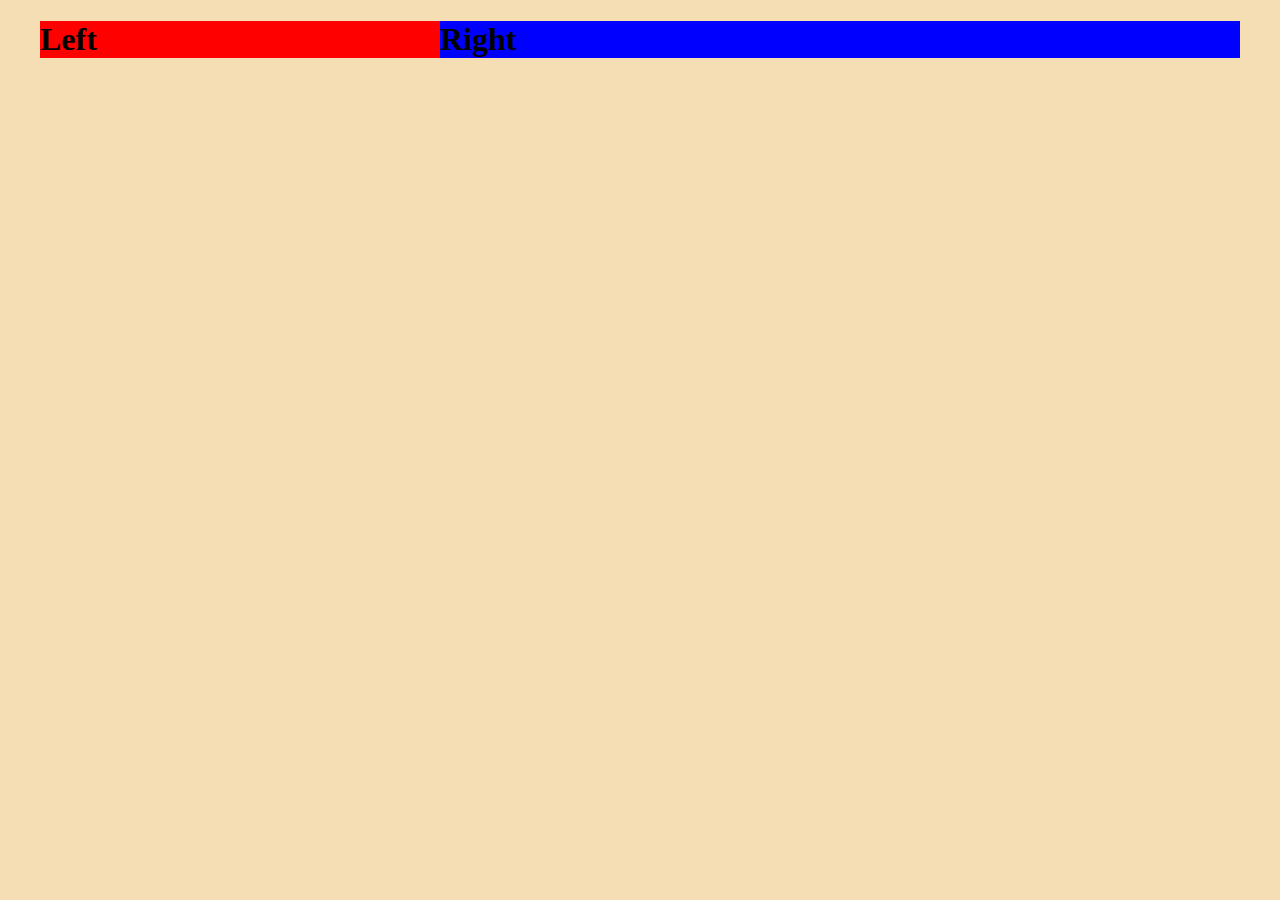
<file: assignment-1/problems/3-grid-layout/index.html>
<!DOCTYPE html>
<html lang="en">

<head>
    <meta charset="UTF-8">
    <meta name="viewport" content="width=device-width, initial-scale=1.0">
    <title>3-grid-layout</title>
    <style>
        body {
            background-color: wheat;
            margin: 0;
            height: 100vh;
            /* display: flex;
            flex-direction: column;
            justify-content: center;
            align-items: center; */
        }

        #container {
            max-width: 1200px;
           
            margin: 0 auto;
            display: grid;
            grid-template-columns: 1fr 2fr;
            /* grid-template-columns: 50px 50px; */
        }

        #left {
            background-color: red;
        }

        #right {
            background-color: blue;
        }
    </style>
</head>

<body>
    <div id="container">
        <h1 id="left">Left</h1>
        <h1 id="right">Right</h1>
    </div>
</body>

</html>
</file>
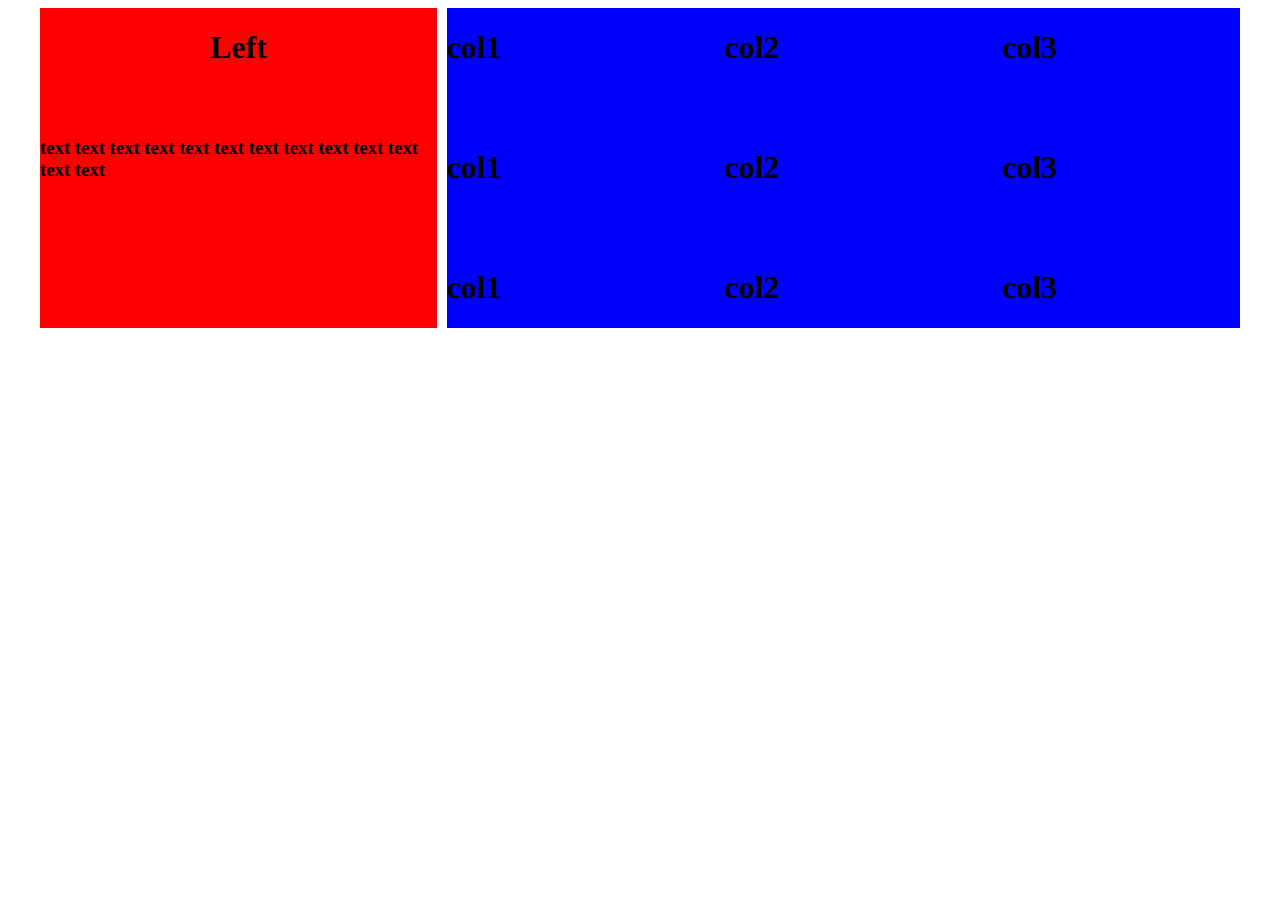
<file: assignment-1/problems/4-more-complicated-grid/index.html>
<!DOCTYPE html>
<html lang="en">

<head>
    <meta charset="UTF-8">
    <meta name="viewport" content="width=device-width, initial-scale=1.0">
    <title>4-more-complicated-grid</title>
    <style>
        .container {
            max-width: 1200px;
            margin: 0 auto;
            display: grid;
            grid-template-columns: 1fr 2fr;
            gap: 10px;
        }

        .left {
            background-color: red;
            display: flex;
            flex-direction: column;
            gap: 30px;
        }

        .left h1 {
            display: flex;
            justify-content: center;
        }

        .right {
            background-color: blue;
            display: grid;
            grid-template-columns: 1fr 1fr 1fr;
            grid-template-rows: 1fr 1fr 1fr;
            gap: 40px;
        }
    </style>
</head>

<body>
    <div class="container">
        <div class="left">
            <h1>Left</h1>
            <h3>text text text text text text text text text text text text text </h3>
        </div>
        <div class="right">
            <h1>col1</h1>
            <h1>col2</h1>
            <h1>col3</h1>
            <h1>col1</h1>
            <h1>col2</h1>
            <h1>col3</h1>
            <h1>col1</h1>
            <h1>col2</h1>
            <h1>col3</h1>

        </div>
    </div>

</body>

</html>




<!-- <!DOCTYPE html>
<html lang="en">

<head>
    <meta charset="UTF-8">
    <meta name="viewport" content="width=device-width, initial-scale=1.0">
    <title>Grid Layout</title>
    <style>
        .container {
            width: 1200px;
            margin: 0 auto;
            display: grid;
            grid-template-columns: 1fr 2fr;
            gap: 10px;
        }

        .left {
            background-color: red;
        }

        .right {
            background-color: blue;
        }
        .vertical-center {
            display: flex;
            justify-content: center;
            align-items: center;
            height: 100%;
        }
        .horizontal-center {
            margin: 0 auto;
        }
        .grid1 {
            display: grid;
            grid-template-columns: 1fr 1fr 1fr;
        }
    </style>
</head>

<body>
    <div class="container">
        <div class="left">
            <div>
                <div class="horizontal-center">
                    <h1>Left</h1>
                </div>
                <div>
                    <h3>
                    text text text text text text text text text text text text text
                    </h3>
                </div>
            </div>
        </div>
        <div class="right">
            <div class="grid1">
                <h2>Col 1</h2>
                <h2>Col 2</h2>
                <h2>Col 3</h2>
                <h2>Col 1</h2>
                <h2>Col 2</h2>
                <h2>Col 3</h2>
                <h2>Col 1</h2>
                <h2>Col 2</h2>
                <h2>Col 3</h2>
            </div>
        </div>
    </div>
</body>

</html> -->
</file>
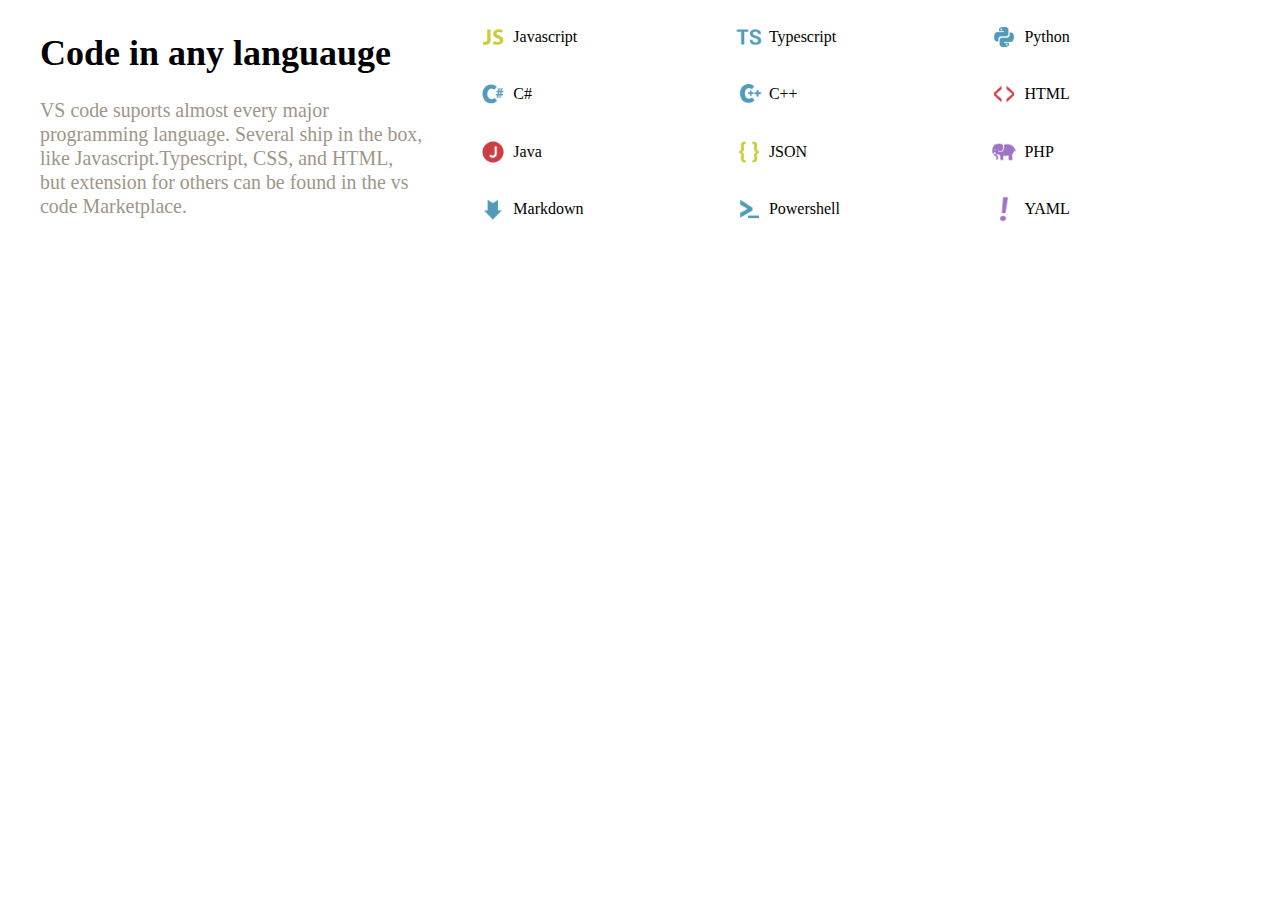
<file: assignment-1/problems/5-vscode-bottombar/index.html>
<!DOCTYPE html>
<html lang="en">

<head>
    <meta charset="UTF-8">
    <meta name="viewport" content="width=device-width, initial-scale=1.0">
    <title>5-vscode-bottombar</title>
    <style>
        body {
            display: flex;
            justify-content: center;
            align-items: center;
        }

        #container {
            max-width: 1200px;
            margin: 0 auto;
            display: flex;
            gap: 50px;
            /* justify-content: space-evenly; */
            /* padding: 10px; */
        }

        #left {
            /* display: flex; */
            /* flex-direction: column; */
            /* align-items: start; */
            /* gap: 0px; */
            /* justify-content: center; */
            flex: 1;
        }

        #right {
            display: grid;
            grid-template-columns: 1fr 1fr 1fr;
            flex: 2;
        }

        .icons {
            display: flex;
            justify-content: start;
            align-items: center;
        }
    </style>
</head>

<body>
    <div id="container">
        <div id="left">
            <h1 style="font-size: 36px;">Code in any languauge</h1>
            <p style="font-size: 19.9px; font-weight: 500; line-height: 24px; color: #9f9589;">VS code suports almost
                every major
                programming language.
                Several ship in the box, like
                Javascript.Typescript, CSS, and HTML, but extension for others can be found in the vs code Marketplace.
            </p>
        </div>
        <div id="right">
            <div class="icons">
                <img src="js.png" alt="js" width=40>
                <div>Javascript</div>
            </div>
            <div class="icons">
                <img src="ts.png" alt="js" width=40>
                Typescript
            </div>
            <div class="icons">
                <img src="python.png" alt="js" width=40>
                <div style="font-size: 16px;">Python</div>
            </div>
            <div class="icons">
                <img src="cs.png" alt="js" width=40>
                C#
            </div>
            <div class="icons">
                <img src="cpp.png" alt="js" width=40>
                C++
            </div>
            <div class="icons">
                <img src="html.png" alt="js" width=40>
                HTML
            </div>
            <div class="icons">
                <img src="java.png" alt="js" width=40>
                Java
            </div>
            <div class="icons">
                <img src="json.png" alt="js" width=40>
                JSON
            </div>
            <div class="icons">
                <img src="php.png" alt="js" width=40>
                PHP
            </div>
            <div class="icons">
                <img src="markdown.png" alt="js" width=40>
                Markdown
            </div>
            <div class="icons">
                <img src="powershell.png" alt="js" width=40>
                Powershell
            </div>
            <div class="icons">
                <img src="yaml.png" alt="js" width=40>
                YAML
            </div>
        </div>
    </div>
</body>

</html>
</file>
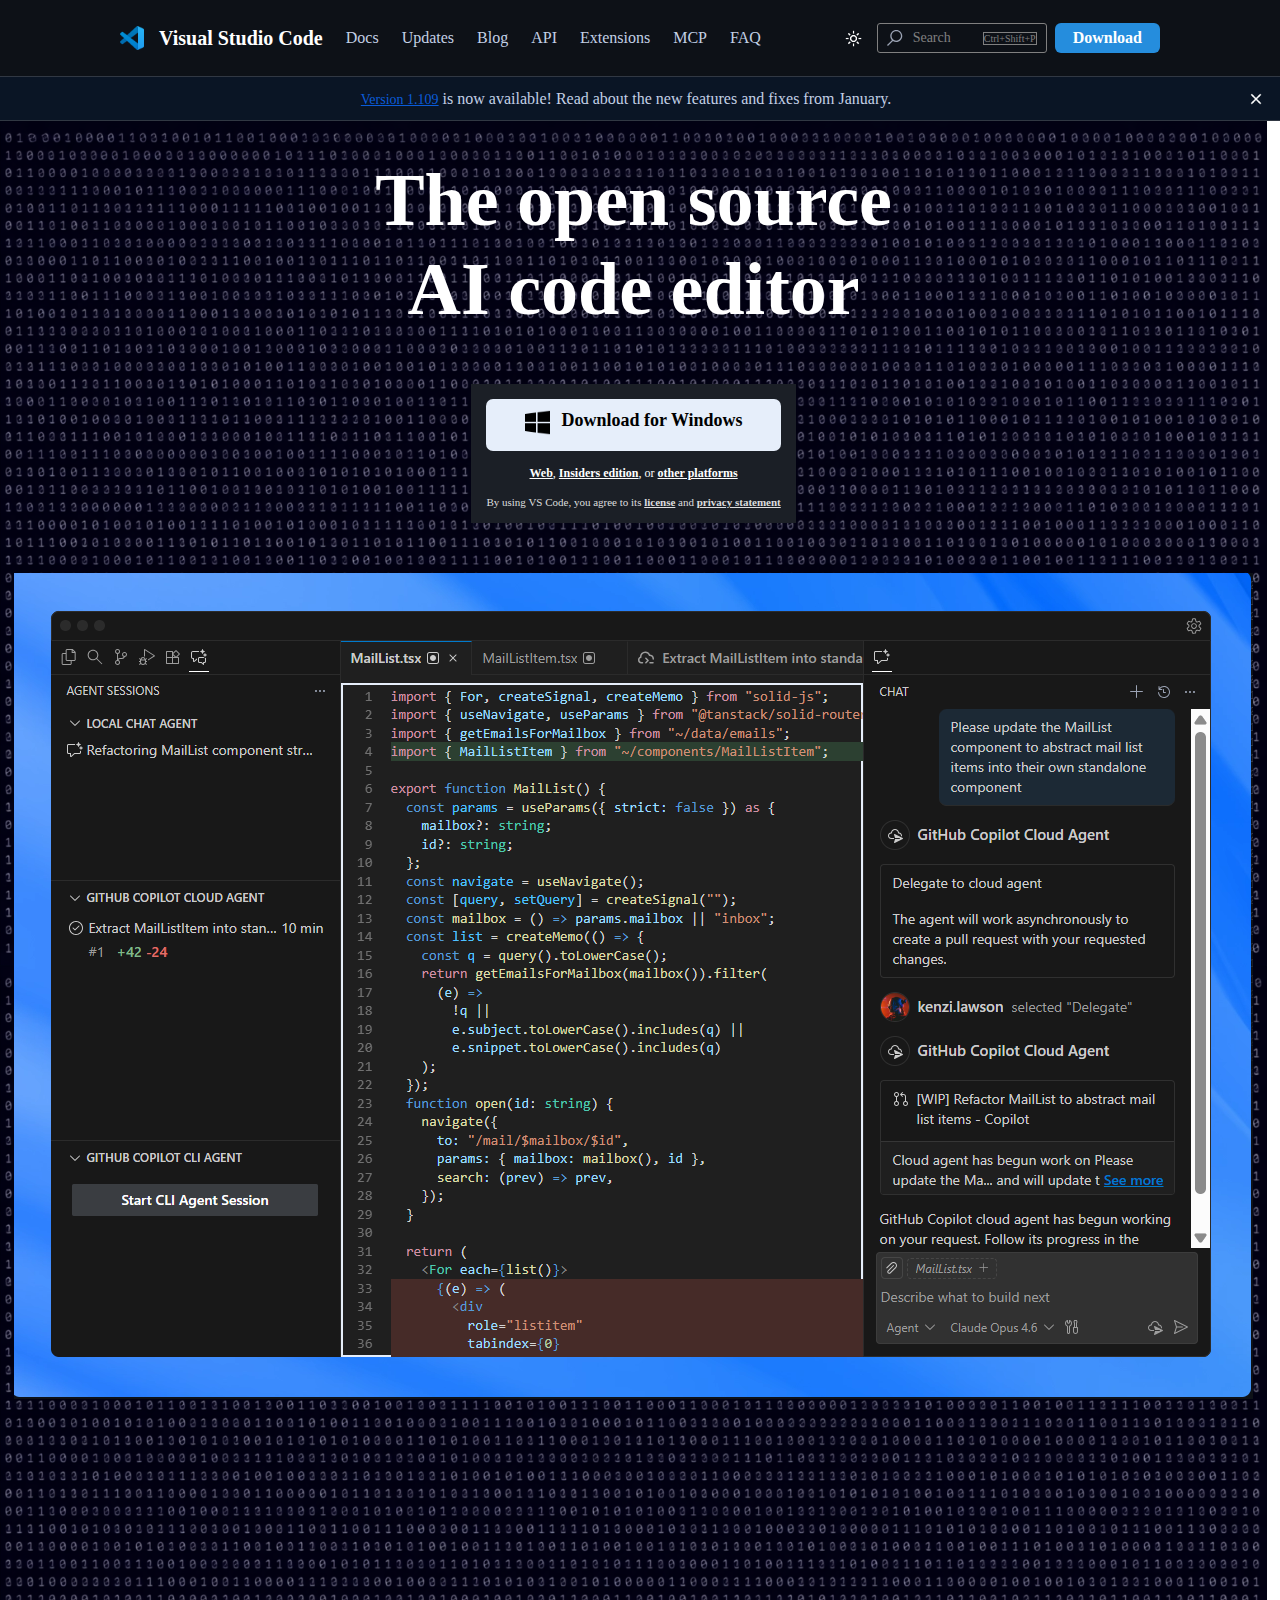
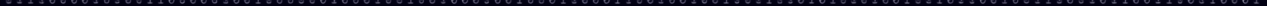
<file: assignment-1/problems/6-vs-code-landing-page/index.html>
<!DOCTYPE html>
<html lang="en">

<head>
    <meta charset="UTF-8">
    <meta name="viewport" content="width=device-width, initial-scale=1.0">
    <title>6-vs-code-landing-page</title>
    <link rel="stylesheet" href="index.css">
</head>

<body>
    <div id="navbar">
        <div class="nav_child">
            <div id="vs_logo">
                <img src="vscode.png" width="24" alt="">
                <div style="font-size: 20px; font-weight: 600; color: white;">Visual Studio Code</div>
            </div>
            <div class="nav_headings">Docs</div>
            <div class="nav_headings">Updates</div>
            <div class="nav_headings">Blog</div>
            <div class="nav_headings">API</div>
            <div class="nav_headings">Extensions</div>
            <div class="nav_headings">MCP</div>
            <div class="nav_headings">FAQ</div>
        </div>
        <div class="nav_child right_nav_child">
            <div id="theme_div">
                <img id="theme_button" src="light_mode.png" alt="">
            </div>
            <div id="nav_search_section">
                <div style="display: flex; align-items: center; gap: 10px;;">
                    <img src="search-dark.svg" alt="">
                    <div style="font-size: 14px; font-weight: 400;">Search</div>
                </div>
                <div style="font-size: 10px; border:1px solid gray; ">Ctrl+Shift+P</div>
            </div>
            <div id="download_btn">
                Download</div>
        </div>
    </div>
    <div id="second_nav">
        <div></div>
        <div>
            <span id="version_no">Version 1.109</span> is now available! Read about the new features and fixes from
            January.
        </div>
        <div id="cross"><img width="18" src="close.png" alt=""></div>
    </div>
    <div id="body">
        <div id="starting_heading">
            <div class="main_heading">The open source</div>
            <div class="main_heading">AI code editor</div>
        </div>
        <div id="download_for">
            <div id="download_windows">
                <span><img width="25" src="windows.png" alt=""></span> Download for Windows
            </div>
            <div id="web"><span>Web</span>, <span>Insiders edition</span>, or <span>other platforms</span></div>
            <div id="vsc">By using VS Code, you agree to its <span>license</span> and <span>privacy statement</span></div>
        </div>
        <div><img src="main.png" alt=""></div>
    </div>

</body>

</html>
</file>
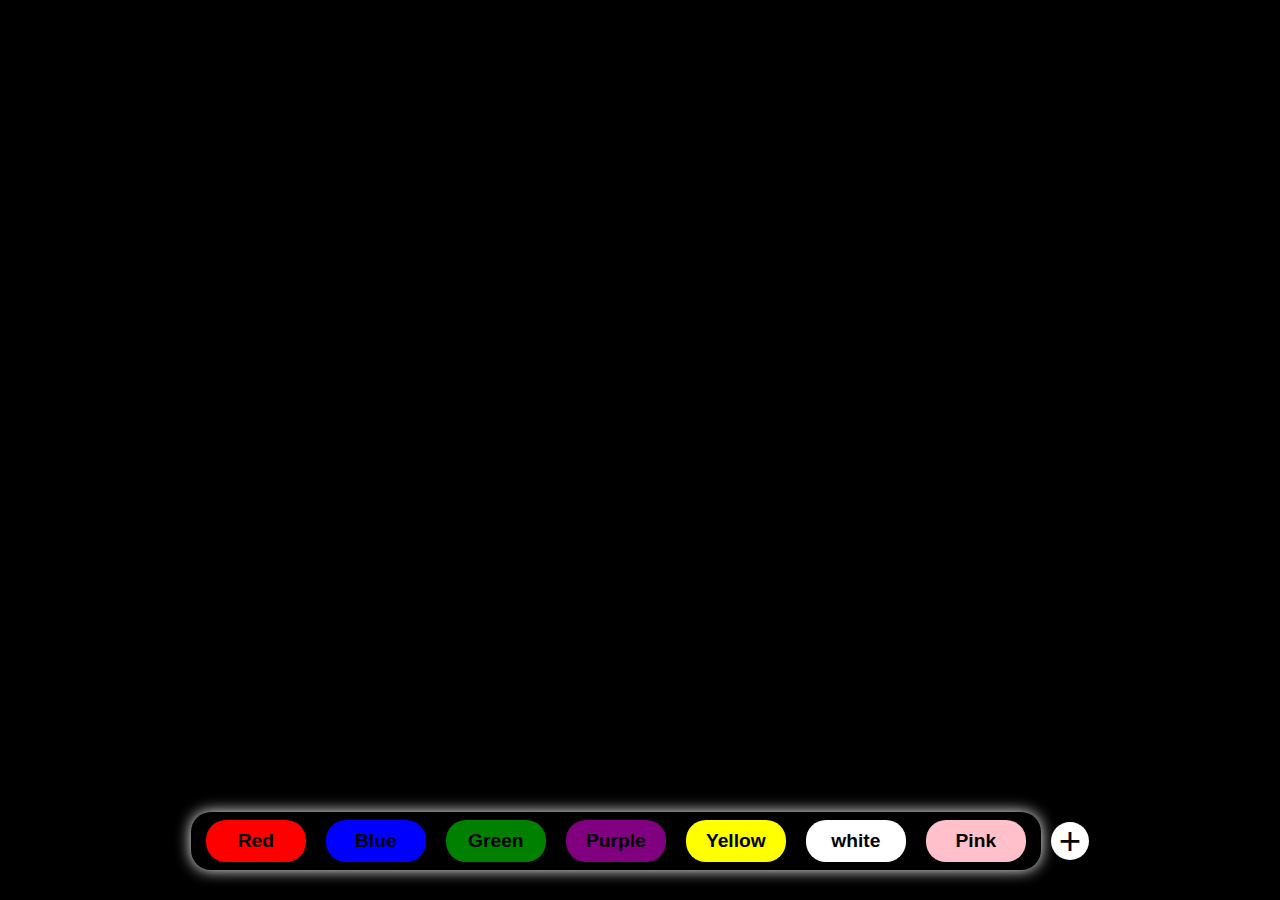
<file: assignment-2/easy/bg-color-changer/index.html>
<!DOCTYPE html>
<html lang="en">

<head>
    <meta charset="UTF-8">
    <meta name="viewport" content="width=device-width, initial-scale=1.0">
    <title>BG-Color-Changer</title>
    <link rel="stylesheet" href="index.css">
</head>

<body>
    <div id="container">
        <div id="panels">
            <div id="colorPanel">
                <div class="colorButton" id="red">Red</div>
                <div class="colorButton" id="blue">Blue</div>
                <div class="colorButton" id="green">Green</div>
                <div class="colorButton" id="purple">Purple</div>
                <div class="colorButton" id="yellow">Yellow</div>
                <div class="colorButton" id="white">white</div>
                <div class="colorButton" id="pink">Pink</div>
            </div>
            <div id="btnPanel">
                <div id="add"> + </div>
            </div>


        </div>

    </div>

</body>
<script src="index.js"></script>

</html>
</file>
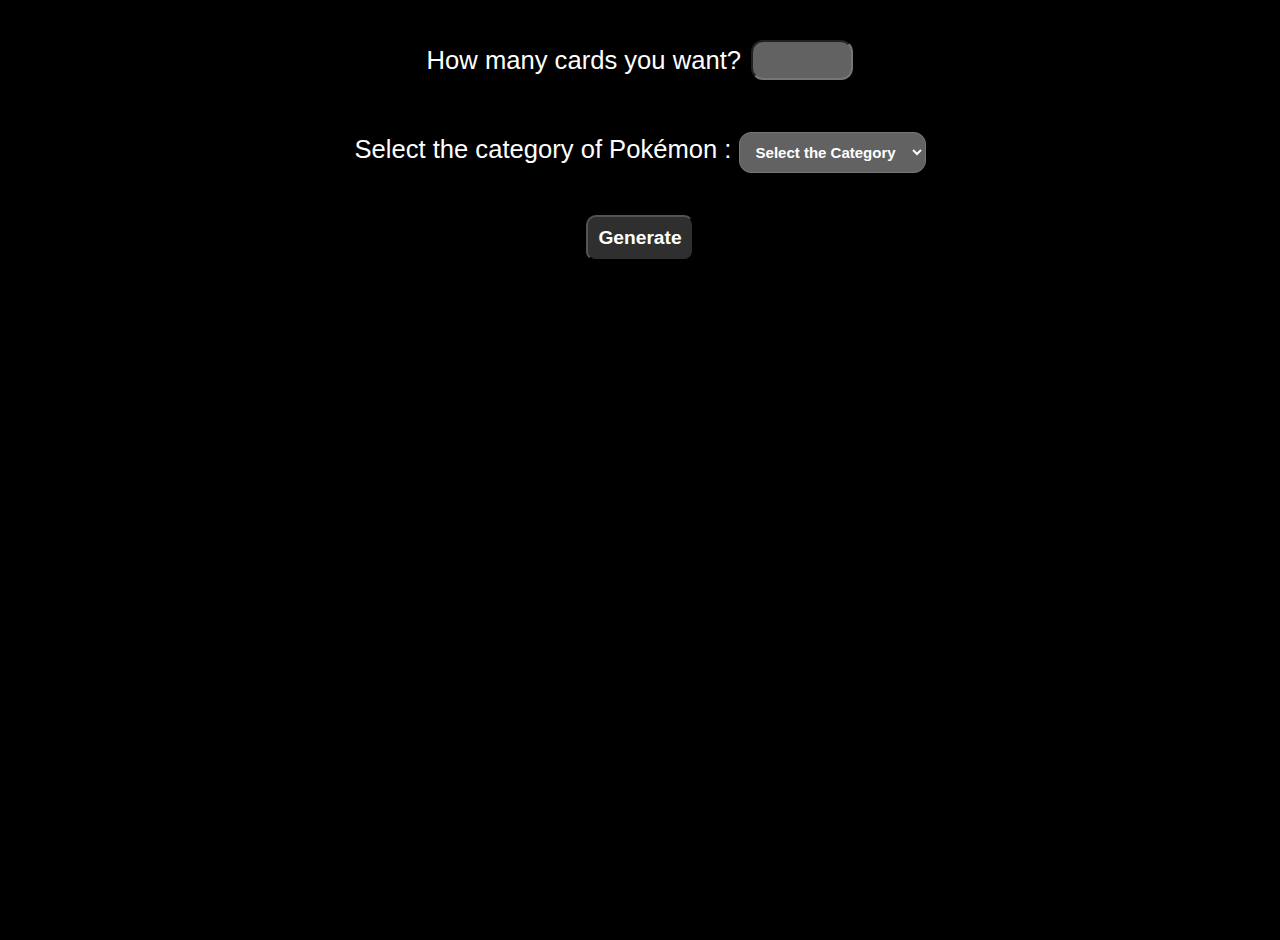
<file: assignment-2/easy/The-Pokémon/index.html>
<!DOCTYPE html>
<html lang="en">

<head>
    <meta charset="UTF-8">
    <meta name="viewport" content="width=device-width, initial-scale=1.0">
    <title>The-Pokémon</title>
    <link rel="stylesheet" href="index.css">
</head>

<body>
    <!-- <div id="main">
        The Pokemon
    </div> -->

    <!-- <button>Generate</button>
    <div id="imageOfPokemon"></div> -->

    <div id="takingInputs">
        <div id="noOfCards">
            <label for="numberOfCards">How many cards you want? </label>
            <input type="number" name="numberOfCards" id="numberOfCards">
        </div>

        <div id="categoryContainer ">
            <label for="category">Select the category of Pokémon : </label>
            <select name="category" id="category">
                <option value="" selected disabled hidden>Select the Category</option>
                <option value="fire">Fire🔥</option>
                <option value="water">Water💧</option>
                <option value="grass">Grass 🌱</option>
                <option value="electric">Electric ⚡</option>
                <option value="psychic">Psychic 🧠</option>
                <option value="ice">Ice ❄</option>
                <option value="dragon">Dragon 🐉</option>
            </select>
        </div>
        <button>Generate</button>
    </div>

    <div id="cards">

        <!-- <div class="card">
            <div id="imageOfPokemon">
                <img src="https://raw.githubusercontent.com/PokeAPI/sprites/master/sprites/pokemon/other/official-artwork/212.png"
                    alt="">
            </div>
            <div id="detailsOfPokemon">
                <div id="name">Name: <span id="nameSpan"></span></div>
                <div id="type">Type: <span id="typeSpan"></span></div>
                <div id="height">Height: <span id="heightSpan"></span></div>
                <div id="Weight">Weight: <span id="weightSpan"></span></div>
            </div>
        </div> -->


    </div>

    </div>
</body>
<script src="index.js"></script>

</html>
</file>
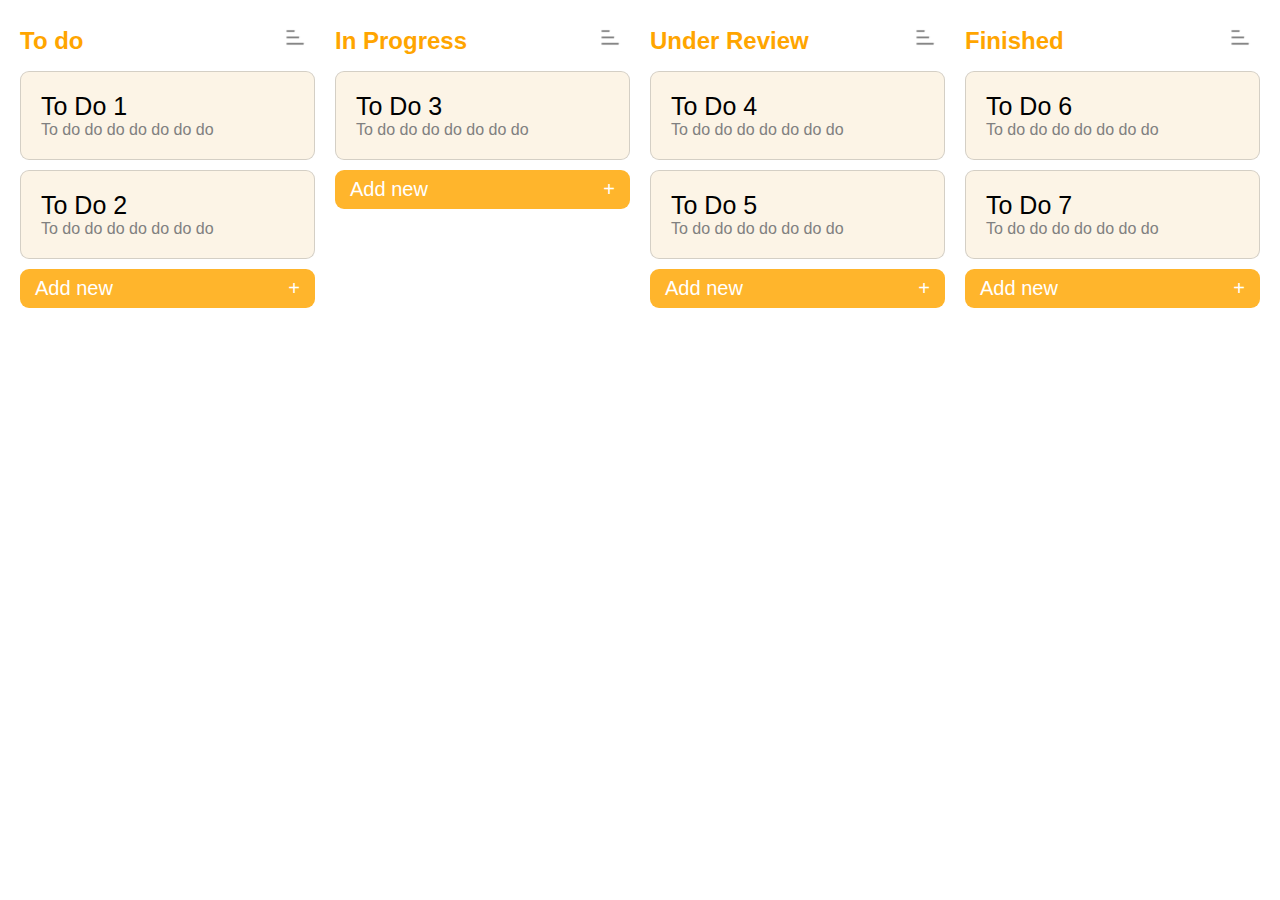
<file: assignment-2/hard/taskify/index.html>
<!DOCTYPE html>
<html lang="en">

<head>
    <meta charset="UTF-8">
    <meta name="viewport" content="width=device-width, initial-scale=1.0">
    <title>Taskify</title>
    <link rel="stylesheet" href="index.css">
</head>

<body>
    <div id="main">
        <div id="todo">
            <div class="top">
                <div class="topTitle">To do</div>
                <div> <img src="image.png" alt=""></div>
            </div>
            <div class="cards todoCards" id="cards1" ondragover="dragoverHandler(event)" ondrop="dropHandler(event)">
                <div class="card" draggable="true" ondragstart="dragstartHandler(event)">
                    <div class="title">To do 1</div>
                    <div class="description">To do do do do do do do</div>
                </div>
                <div class="card" draggable="true" ondragstart="dragstartHandler(event)">
                    <div class="title">To do 2</div>
                    <div class="description">To do do do do do do do</div>
                </div>

            </div>

            <div class="AddBtn">
                <div>Add new</div>
                <div>+</div>
            </div>
        </div>

        <div id="inProgress">
            <div class="top">
                <div class="topTitle">In Progress</div>
                <div> <img src="image.png" alt=""></div>
            </div>
            <div class="cards inProgressCards" id="cards2" ondragover="dragoverHandler(event)"
                ondrop="dropHandler(event)">
                <div class="card" draggable="true" ondragstart="dragstartHandler(event)">
                    <div class="title">To do 3</div>
                    <div class="description">To do do do do do do do</div>
                </div>

            </div>

            <div class="AddBtn">
                <div>Add new</div>
                <div>+</div>
            </div>
        </div>

        <div id="underReview">
            <div class="top">
                <div class="topTitle">Under Review</div>
                <div> <img src="image.png" alt=""></div>
            </div>
            <div class="cards underReviewCards" ondragover="dragoverHandler(event)" ondrop="dropHandler(event)">
                <div class="card" draggable="true" ondragstart="dragstartHandler(event)">
                    <div class="title">To do 4</div>
                    <div class="description">To do do do do do do do</div>
                </div>
                <div class="card" draggable="true" ondragstart="dragstartHandler(event)">
                    <div class="title">To do 5</div>
                    <div class="description">To do do do do do do do</div>
                </div>
            </div>



            <div class="AddBtn">
                <div>Add new</div>
                <div>+</div>
            </div>
        </div>

        <div id="finished">
            <div class="top">
                <div class="topTitle">Finished</div>
                <div> <img src="image.png" alt=""></div>
            </div>
            <div class="cards finishedCards" ondrop="dropHandler(event)" ondragover="dragoverHandler(event)">
                <div class="card" draggable="true" ondragstart="dragstartHandler(event)">
                    <div class="title">To do 6</div>
                    <div class="description">To do do do do do do do</div>
                </div>
                <div class="card" draggable="true" ondragstart="dragstartHandler(event)">
                    <div class="title">To do 7</div>
                    <div class="description">To do do do do do do do</div>
                </div>
            </div>


            <div class="AddBtn">
                <div>Add new</div>
                <div>+</div>
            </div>
        </div>
    </div>
</body>
<!-- <script src="index.js"></script> -->
<script src="index2.js"></script>

</html>
</file>
<file: assignment-3/landing-1/style.css>
@font-face {
  font-family: "Proxima Nova";
  src: url(fonts/ProximaNova-Thin.otf);
}
@font-face {
  font-family: "Proxima Nova";
  src: url(fonts/Proxima\ Nova\ Semibold.otf);
}
@font-face {
  font-family: "Proxima Nova";
  src: url(fonts/Proxima\ Nova\ Bold.otf);
}
@font-face {
  font-family: "Proxima Nova";
  src: url(fonts/Proxima\ Nova\ Regular.otf);
}
* {
  margin: 0;
  padding: 0;
  box-sizing: border-box;
  font-family: "Proxima Nova";
  background-color: #120a0e;
  color: #d2c4de;
}
#main {
  width: 62rem;
  margin: 0 auto;
}

/* navbar css */
#navbar {
  width: 100%;
  display: flex;
  justify-content: space-between;
  align-items: flex-start;
  padding: 8px;
  margin: 4% 0;
  font-size: 1.1vw;
  font-weight: 600;
  border-radius: 12px;
}

.navbarLeft {
  display: flex;
  align-items: center;
  gap: 7px;
}
#logo {
  width: 2rem;
  height: 2rem;
  display: flex;
  justify-content: center;
  align-items: center;
  box-shadow: 0px 2px 6px #da247f80;
  background: linear-gradient(180deg, #da247f, #da247fbe);
  border-radius: 12px;
}
#logo svg {
  background: transparent;
}
.navbarLeft #name {
  /* font-size: 20px; */
  font-size: 1.1vw;
}
.navbarRight {
  display: flex;
  align-items: center;
  gap: 20px;
  cursor: pointer;
}
.chatBtn {
  display: flex;
  gap: 10px;
  background-color: #950145;
  padding: 10px;
  border-radius: 12px;
}
.chatBtn:hover {
  background-color: #950146e9;
}
.chatBtn svg {
  background-color: #950145;
}

/* hero1 css */
#hero {
  height: 50vh;
  display: flex;
  flex-direction: column;
  justify-content: center;
  align-items: center;
  gap: 20px;
}
#hero #always {
  display: flex;
  align-items: center;
  gap: 5px;
  border: 1px solid rgba(128, 128, 128, 0.501);
  padding: 6px;
  border-radius: 7px;
  font-size: 0.8vw;
  font-weight: 500;
}
#always #ball {
  width: 10px;
  height: 10px;
  background-color: #5c052e;
  border-radius: 50%;
}

#hero #heading {
  display: flex;
  flex-direction: column;
  align-items: center;
  font-size: 3.4vw;
  font-weight: bolder;
}
#hero #headingTwo {
  width: 22vw;
  font-size: 16px;
  font-weight: lighter;
  color: #bdb6cf;
  text-align: center;
  line-height: 23px;
}

#heroBtn {
  display: flex;
  align-items: center;
  justify-content: center;
  gap: 20px;
}
.heroBtns {
  padding: 10px;
  padding: 11px 20px;
  border: 1px solid rgba(128, 128, 128, 0.501);
  border-radius: 10px;
  cursor: pointer;
}
.heroBtn1 {
  background-color: #a3004c;
  border: none;
  padding: 11px 35px;
}
.heroBtn2 {
  display: flex;
  align-items: center;
  gap: 5px;
  background-color: #281f25;
}
.heroBtn2 svg {
  background-color: transparent;
}
.heroBtn2:hover {
  background-color: #281f25b6;
}
#hero #lastHeading {
  font-size: 12px;
  font-weight: lighter;
}

/* hero 2 */

#hero2section {
  width: 100%;
  height: 100%;
  margin-top: 70px;
  position: relative;
}

#glowEffect {
  top: 15%;
  left: 45%;
  width: 150px;
  height: 100px;
  border-radius: 50%;
  box-shadow: 0px -20px 100px 80px #670432;
  position: absolute;
}

#hero2 img {
  width: 100%;
  background-color: red;
  position: absolute;
  border: 10px solid #1b141a;
  border-radius: 15px;
}

/* hero 3 */
#hero3 {
  margin-top: 800px;
  display: flex;
  flex-direction: column;
  align-items: center;
  gap: 15px;
  color: #d2c4de;
}
.feature {
  background-color: #a3004c;
  padding: 8px 13px;
  border-radius: 7px;
  font-size: 12px;
  font-weight: 500;
}

.featureHeading {
  font-size: 48px;
  font-weight: 600;
}

.featurePara {
  font-size: 16px;
  font-weight: 300;
}

#featureCards {
  display: grid;
  grid-template-columns: 1fr 1fr 1fr;
  gap: 20px;
  margin-top: 50px;
}
.featureCard {
  padding: 20px;
  display: flex;
  flex-direction: column;
  align-items: center;
  gap: 50px;
  border: 0.1px solid rgba(128, 128, 128, 0.501);
  border-radius: 12px;
  background-color: #160f14;
}
.featureCard:hover {
  background: radial-gradient(
    circle at bottom,
    rgba(255, 0, 120, 0.35),
    transparent 66%
  );
  transition: opacity 10s ease;
}

.firstFeature {
  padding: 15px;
  margin-top: 50px;
  background-color: #700638;
  border-radius: 15px;
}
.firstFeature svg {
  font-size: 23px;
  background-color: transparent;
}
.secondFeature {
  display: flex;
  flex-direction: column;
  text-align: center;
  gap: 20px;
  background-color: transparent;
}
.secondFeature .multi {
  font-size: 20px;
  font-weight: 600;
  background-color: transparent;
}
.secondFeature .talk {
  font-size: 14px;
  font-weight: 300;
  color: rgba(128, 128, 128, 0.844);
  background-color: transparent;
}

/* pricing */

#pricingNames {
  margin-top: 120px;
  display: flex;
  flex-direction: column;
  align-items: center;
  gap: 15px;
  color: #d2c4de;
}

#pricingCards {
  display: grid;
  grid-template-columns: 1fr 1fr 1fr;
  gap: 30px;
  margin-top: 80px;
}

.pricingCard {
  padding: 20px 40px;
  border-radius: 25px;
  display: flex;
  flex-direction: column;
  gap: 20px;
}
.pricingCard1 {
  background-color: #2c2632;
}
.pricingCard2 {
  background-color: #a3004c;
}
.pricingCard2 .priceBtn {
  background-color: #120a0e;
  padding: 10px;
}
.pricingCard2 .priceBtn:hover {
  background-color: #463753;
}
.pricingCard2 .price {
  border-bottom: 0.5px solid rgba(0, 0, 0, 0.693);
}

.pricingCard3 {
  background-color: #2c2632;
}
.pricingCard3 .priceBtn {
  margin-top: 30px;
}

.price {
  display: flex;
  flex-direction: column;
  gap: 20px;
  padding: 30px 0;
  border-bottom: 0.5px solid rgba(128, 128, 128, 0.329);
  background-color: transparent;
}

.priceName {
  font-size: 18px;
  font-weight: 600;
  background-color: transparent;
}
.priceTag {
  font-size: 48px;
  display: flex;
  align-items: flex-end;
  gap: 10px;
  background-color: transparent;
}
.priceTag span {
  font-size: 14px;
  background-color: transparent;
  color: oklch(0.794 0.0372 307.103);
}
.pricePara {
  background-color: transparent;
  font-size: 14px;
  font-weight: 300;
  color: oklch(0.794 0.0372 307.103);
}

.pricingDetail {
  background-color: transparent;
  display: flex;
  flex-direction: column;
  gap: 20px;
  padding: 10px 0;
}

.pricingDetail svg {
  background-color: transparent;
}
.pricingDetail div {
  background-color: transparent;
  display: flex;
  align-items: center;
  gap: 14px;
}
.pricingDetail span {
  background-color: transparent;
  font-size: 14px;
  color: oklch(0.794 0.0372 307.103);
}

.priceBtn {
  font-size: 14px;
  font-weight: 600;
  padding: 17px 20px;
  display: flex;
  justify-content: center;
  align-items: center;
  border-radius: 7px;
  background-color: #970449;
}

/* trust */

#trustName {
  margin-top: 120px;
  display: flex;
  flex-direction: column;
  align-items: center;
  gap: 15px;
}

#trustDetails {
  margin-top: 100px;
  display: flex;
  flex-direction: column;
  align-items: center;
  gap: 25px;
}
.trustPara {
  width: 550px;
  font-size: 24px;
  line-height: 39px;
  text-align: center;
}
.trustBox {
  border: 0.5px solid rgba(128, 128, 128, 0.278);
  font-size: 16px;
  font-weight: 600;
  color: oklch(0.827 0.119 306.383);
  background-color: #1e161a;
  padding: 19px 25px;
  border-radius: 12px;
}
.users {
  display: flex;
  align-items: center;
  gap: 18px;
}
#profilePhoto {
  width: 50px;
  height: 50px;
  border-radius: 50%;
  background-color: #a0004b;
  display: flex;
  justify-content: center;
  align-items: center;
}
#profileDetails {
  display: flex;
  flex-direction: column;
  gap: 8px;
}
#profileDetails #name {
  font-size: 16px;
  font-weight: 600;
  color: white;
}

#profileDetails #profession {
  font-size: 14px;
  font-weight: 300;
  color: oklab(0.999994 0.0000455677 0.0000200868 / 0.7);
}
.trustDots {
  margin-top: 15px;
  display: flex;
  gap: 10px;
}
.trustDots div {
  width: 8px;
  height: 8px;
  border-radius: 50%;
  background-color: #463753;
}

/* signUp */
#signUp {
  margin-top: 120px;
  height: 350px;
  display: flex;
  flex-direction: column;
  justify-content: center;
  align-items: center;
  gap: 30px;
  background: linear-gradient(#1c1014, #551928a8, #1c1014);
  box-shadow: 0 0 15px 15px #1c1014;
  margin-bottom: 100px;
}

#signUpTitle {
  font-size: 36px;
  font-weight: 700;
  width: 400px;
  text-align: center;
  line-height: 40px;
  background-color: transparent;
}
#signUpPara {
  font-size: 16px;
  font-weight: 300;
  color: oklab(0.999994 0.0000455677 0.0000200868 / 0.7);
  background-color: transparent;
}
#signUpBtn {
  font-size: 14px;
  font-weight: 500;
  padding: 18px 32px;
  border-radius: 15px;
  background-color: #a3004c;
}

/* contact */

#contact {
  margin-top: 250px;
  width: 1000px;
  display: flex;
  gap: 10px;
  justify-content: space-between;
}
#feedback {
  flex: 1;
  display: flex;
  flex-direction: column;
  gap: 12px;
}
#feedbackTile {
  font-size: 48px;
  font-weight: 700;
}
#feedbackPara {
  font-size: 16px;
  font-weight: 300;
  color: oklab(100% 0 -0.00011 / 0.615);
  line-height: 26px;
}
#contactForm {
  flex: 1;
}
form {
  display: flex;
  flex-direction: column;
  gap: 25px;
  padding: 0 30px;
}
form label {
  font-size: 16px;
}
form input {
  padding: 10px 15px;
  border: 0.5px solid rgba(255, 255, 255, 0.23);
  border-radius: 6px;
  outline: none;
}
form input:focus {
  box-shadow: 0 0 5px 3px #a3004c;
}
#message {
  padding-bottom: 40px;
}
#nameInput {
  display: flex;
  flex-direction: column;
  gap: 10px;
}
#nameMessage {
  display: flex;
  flex-direction: column;
  gap: 10px;
}
form button {
  background-color: #a3004c;
  font-size: 14px;
  font-weight: 600;
  padding: 12px;
  border: none;
  border-radius: 8px;
}
form button:hover {
  background-color: #950145;
}

/* copyright */
#copyright {
  margin: 30px 0;
  margin-top: 100px;
  background-color: #1b141a;
  display: flex;
  flex-direction: column;
  justify-content: center;
  align-items: center;
  gap: 15px;
  padding: 30px ;
gba(128, 128, 128, 0.277);
  border-radius: 12px;
}
#copyright div {
  background-color: transparent;
}
</file>
<file: assignment-3/landing-2/index.css>
* {
  margin: 0;
  padding: 0;
  box-sizing: border-box;
  font-family: "Segoe UI", Tahoma, Geneva, Verdana, sans-serif;
}

/* nav */
nav {
  display: flex;
  justify-content: space-between;
  align-items: center;
  padding: 15px 50px;
  /* background-color: red; */
  cursor: pointer;
}

#navLeft {
  display: flex;
  align-items: center;
  gap: 10px;
  cursor: pointer;
}
#navLeft img {
  width: 45px;
  height: 45px;
}
#navLeft div {
  font-size: 30px;
  font-weight: 600;
}
#navMiddle {
  display: flex;
  gap: 40px;
  align-items: center;
  cursor: pointer;
}
#navRight {
  display: flex;
  gap: 30px;
  align-items: center;
  cursor: pointer;
}
#navRight button {
  background-color: transparent;
  padding: 7px 17px;
  border-radius: 12px;
  border: 1.7px solid rgba(0, 0, 0, 0.171);
}

/* mainContainer */
#mainContainer {
  width: 100%;
  height: calc(100vh - 75px);
  background-color: white;
}
#main {
  width: 98%;
  height: 96%;
  margin: auto;
  border: 2px solid rgba(128, 128, 128, 0.412);
  border-radius: 35px;
  background-image: url(background.avif);
  padding: 10px;
  position: relative;
  display: flex;
  flex-direction: column;
  justify-content: center;
  align-items: center;
}
#headingLogo {
  /* borderra: 50%; */
  box-shadow: 20px 30px 30px -13px rgba(0, 0, 0, 0.708);
}

#main p {
  margin-top: 20px;
  font-size: 20px;
  font-weight: 400;
}
#main button {
  background-color: #1a76ff;
  padding: 15px 25px;
  font-size: 16px;
  color: white;
  border-radius: 12px;
  border: none;
  margin-top: 20px;
}
#main button:hover {
  cursor: pointer;
}
.heading {
  font-size: 80px;
  font-weight: 400;
}
.heading2 {
  color: gray;
}

#image1 {
  position: absolute;
  top: 150px;
  left: 17px;
}
#image1 img {
  width: 200px;
  height: 250px;
}
#image2 {
  position: absolute;
  top: 120px;
  right: 17px;
}
#image2 img {
  width: 250px;
  height: 300px;
}
#image3 {
  position: absolute;
  bottom: 30px;
  left: 80px;
}
#image3 img {
  width: 300px;
  height: 250px;
}
#image4 {
  position: absolute;
  bottom: 24px;
  right: 100px;
}
#image4 img {
  width: 300px;
  height: 250px;
}
</file>
<file: assignment-3/landing-3/index.css>
* {
  margin: 0;
  padding: 0;
  box-sizing: border-box;
  font-family: "Segoe UI", Tahoma, Geneva, Verdana, sans-serif;
}
html,
body {
  width: 100vw;
  height: 100vh;
  color: #392e28;
}

#main {
  width: 100%;
  height: 100%;
  background-image: url(background.png);
  background-position: center;
  position: relative;
  background-repeat: no-repeat;
}

/* nav */

nav {
  display: flex;
  justify-content: space-between;
  padding: 20px 80px;
}
nav #left {
  display: flex;
  align-items: center;
  gap: 5px;
  font-size: 25px;
  font-weight: 500;
}
nav #left img {
  width: 30px;
}
nav #middle {
  display: flex;
  align-items: center;
  gap: 30px;
  font-size: 17px;
  font-weight: 400;
}
nav #right {
  display: flex;
  align-items: center;
  gap: 20px;
  font-size: 17px;
  font-weight: 400;
}
nav #line {
  width: 0.1px;
  height: 35px;
  background-color: #392e28;
}

nav #contactBtn {
  border-bottom: 2px solid #392e28;
  cursor: pointer;
}

/* hero1   */
#hero1 {
  /* background-color: red; */
  display: flex;
}
#heroTxt {
  display: flex;
  flex-direction: column;
  align-items: center;
  justify-content: center;
  flex: 1;
  /* background-color: rgba(102, 51, 153, 0.392); */
  gap: 25px;
}
#mainTxt {
  font-size: 70px;
  display: flex;
  flex-direction: column;
  line-height: 60px;
  text-align: center;
}
#perfect span {
  font-family: Cambria, Cochin, Georgia, Times, "Times New Roman", serif;
  font-weight: 100;
}
#home {
  /* background-color: rgba(102, 51, 153, 0.499); */
  display: flex;
  justify-content: center;
  align-items: flex-start;
}
#home button {
  font-size: 10px;
  font-weight: 700;
  width: 20px;
  height: 20px;
  border: 3px solid #392e28;
  background-color: transparent;
  border-radius: 50%;
}
#paraTxt {
  font-size: 17px;
}
#startBtn {
  background-color: #392e28;
  color: white;
  padding: 10px;
  width: 140px;
  border-radius: 20px;
  display: flex;
  justify-content: center;
  align-items: center;
  cursor: pointer;
}

#homeImg {
  flex: 1;
}

#homeImg img {
  width: 550px;
  height: 400px;
}

/* hero2 */

#hero2 {
  color: white;
  display: flex;
  margin-top: 72px;
}
#hero2Left {
  display: flex;
  flex: 1;
  /* border: 1px solid blue; */
  background-color: #967764;
  border-radius: 0 40px 0 0;
}

#hero2LeftTxt {
  flex: 1;
  display: flex;
  flex-direction: column;
  justify-content: space-around;
  align-items: center;
}
#txt1 {
  font-size: 30px;
  margin: 0 auto;
  /* background-color: red; */
  width: 170px;
  /* text-align: center; */
  /* font-weight: 300; */
  line-height: 30px;
  /* background-color: rebeccapurple; */
  /* width: 100%; */
  /* text-align: center; */
}
#txt2F {
  width: 170px;
  margin: 0 auto;
  line-height: 20px;
}
#hero2LeftImg {
  flex: 1;
  display: flex;
  justify-content: center;
  align-items: center;
}

#hero2LeftImg img {
  width: 200px;
}

#hero2Right {
  flex: 2;
  /* background-color: rgba(0, 255, 255, 0.311); */
  display: flex;
  justify-content: space-evenly;
}
#hero2Rightdetail {
  display: flex;
  flex-direction: column;
  gap: 10px;
}

#hero2RightPhotos {
  display: flex;
  gap: -200px;
}
#hero2RightPhotos img {
  width: 50px;
  border-radius: 50%;
  background-color: white;
}
#hero2RightPhotos img:nth-child(2) {
  /* background-color: red; */
  margin-left: -10px;
}
#hero2RightTitle {
  font-size: 40px;
  font-weight: 100;
  /* font-family: Cambria, Cochin, Georgia, Times, "Times New Roman", serif; */
  font-style: italic;
}
#customers {
  font-size: 15px;
  text-align: center;
}

#hero2RightTxt {
  display: flex;
  flex-direction: column;
  text-transform: uppercase;
  gap: 30px;
}
#hero2RightTxt1 {
  font-size: 30px;
  line-height: 33px;
}
#learn {
  text-decoration: underline;
}
</file>
<file: assignment-1/problems/6-vs-code-landing-page/index.css>
* {
    margin: 0;
    padding: 0;
    box-sizing: border-box;
}

html,
body {
    font-family: Segoe UI;
}

#navbar {
    display: flex;
    justify-content: space-between;
    padding: 23px 120px;
    background-color: #0D1117;
}

#vs_logo {
    display: flex;
    align-items: center;
    gap: 15px;
}

.nav_child {
    display: flex;
    align-items: center;
    gap: 23px;
    cursor: pointer;
}

.nav_headings {
    color: #C3D0E5;
    font-size: 16px;
    font-weight: 500
}

.nav_headings:hover {
    color: white;

}

#theme_div {
    width: 30px;
    height: 30px;
    display: flex;
    justify-content: center;
    align-items: center;
}

#theme_button {
    width: 17px;
}

#theme_div:hover {
    background-color: rgba(128, 128, 128, 0.198);

}

.right_nav_child {
    display: flex;
    gap: 8px;
}

#nav_search_section {
    display: flex;
    align-items: center;
    justify-content: space-between;
    border: 1px solid gray;
    color: gray;
    width: 170px;
    padding: 6px 9px;
    border-radius: 3px;
    cursor: pointer;
}

#nav_search_section:hover {
    background-color: rgba(128, 128, 128, 0.198);
}

#download_btn {
    background-color: #258ddd;
    color: white;
    font-size: 16px;
    font-weight: 600;
    padding: 6px 18px;
    border-radius: 6px;
    cursor: pointer;
}

#download_btn:hover {
    background-color: #0069B9;
}

#second_nav {
    height: 45px;
    display: flex;
    justify-content: space-between;
    align-items: center;
    background-color: #0A1525;
    border-top: .1px solid rgba(128, 128, 128, 0.339);
    border-bottom: .1px solid rgba(128, 128, 128, 0.339);
    color: #C3D0E5;
    padding: 0 10px;
}

#second_nav span {
    color: #0A5CD9;
    font-size: 14px;
    font-weight: 400;
    text-decoration: underline;
}

#cross {
    width: 28px;
    height: 28px;
    display: flex;
    justify-content: center;
    align-items: center;
}

#cross:hover {
    background-color: rgba(128, 128, 128, 0.198)
}

#version_no {
    cursor: pointer;
}

#body {
    color: white;
    width: 99vw;
    height: 165vh;
    background-image: url("back.png");
    background-size: contain;
    display: flex;
    flex-direction: column;
    align-items: center;
    gap: 50px;
    text-align: center;
}

#starting_heading{
    padding-top: 35px;
}
.main_heading {
    /* margin-top: px; */
    font-size: 74px;
    font-weight: 700;
    line-height: 89px;
    /* text-align: center; */
}

#download_for {
    background-color: #1B1F26;
    display: flex;
    flex-direction: column;
    gap: 15px;
    padding: 15px;
}
#download_for span{
    text-decoration: underline;
    cursor: pointer;
    font-weight: 600;
}

#download_windows {
    display: flex;
    align-items: start;
    justify-content: center;
    gap: 12px;
    font-size: 18px;
    font-weight: 600;
    background-color: #E6EEFA;
    border-radius: 7px;
    padding: 11px 15px;
    color: black;
}
#web{
    font-size: 12px;
    font-weight: 500;
}
#vsc{
    font-size: 11px;
    font-weight: 400;
    color: rgba(255, 255, 255, 0.856);
}
</file>
<file: assignment-2/easy/bg-color-changer/index.css>
* {
  margin: 0;
  padding: 0;
  box-sizing: border-box;
}
html,
body {
  background-color: black;
  color: black;
  font-family: "Franklin Gothic Medium", "Arial Narrow", Arial, sans-serif;
}
#container {
  width: 100vw;
  height: 100vh;
  display: flex;
  align-items: end;
  justify-content: center;
}
#panels {
  display: flex;
  justify-content: center;
  align-items: center;
  gap: 10px;
}
#colorPanel {
  background-color: black;
  display: grid;
  grid-template-columns: repeat(auto-fit, minmax(100px, max-content));
  text-align: center;
  gap: 20px;
  max-width: 80vw;
  margin: 30px auto;
  border-radius: 20px;
  padding: 8px 15px;
  box-shadow: 0px 0px 15px white;
}

.colorButton {
  padding: 10px;
  font-size: 1.5vw;
  font-weight: 600;
  border-radius: 20px;
}
.colorButton:hover {
  scale: 0.9;
  cursor: pointer;
}
.inputfield {
  font-size: 1.5vw;
  font-weight: 600;
  width: 8vw;
  padding: 0 20px;
  border-radius: 20px;
}
#red {
  background-color: red;
}
#blue {
  background-color: blue;
}
#green {
  background-color: green;
}
#purple {
  background-color: purple;
}
#yellow {
  background-color: yellow;
}
#white {
  background-color: white;
}
#pink {
  background-color: pink;
}

#add {
  background-color: white;
  width: 3vw;
  height: 3vw;
  font-size: 3vw;
  border-radius: 50%;
  display: flex;
  justify-content: center;
  align-items: center;
}
#add:hover {
  scale: 1.09;
  cursor: pointer;
}

@media (max-width: 1080px) {
  .colorButton {
    font-size: 2vw;
  }

  #add {
    width: 4.5vw;
    height: 4.5vw;
    font-size: 4.5vw;
  }
  .inputfield {
    font-size: 2.5vw;
    width: 10vw;
    padding: 0 20px;
  }
}
@media (max-width: 680px) {
  .colorButton {
    font-size: 3vw;
  }

  #add {
    width: 6vw;
    height: 6vw;
    font-size: 6vw;
  }
  .inputfield {
    font-size: 4vw;
    width: 20vw;
    padding: 10px 20px;
  }
}
</file>
<file: assignment-2/easy/The-Pokémon/index.css>
* {
  margin: 10px 0;
  padding: 0;
  box-sizing: border-box;
}
html,
body {
  min-height: 100vh;
  font-family: "Gill Sans", "Gill Sans MT", Calibri, "Trebuchet MS", sans-serif;
  background-color: black;
  color: #fff;
}

#cards {
  max-width: 80vw;
  margin: 0 auto;
  display: grid;
  grid-template-columns: repeat(3, 1fr);
  gap: 30px;
}

.card {
  /* width: 400px; */
  /* min-height: 50vh; */
  /* max-height: 100vh; */
  padding: 40px;
  gap: 25px;
  border: 0.1px solid white;
  border-radius: 20px;
  background-color: rgba(255, 255, 255, 0.182);
  display: flex;
  flex-direction: column;
  justify-content: center;
  align-items: center;
  font-family: "Courier New", Courier, monospace;
}

#imageOfPokemon {
  width: 18vw;
  min-height: 15vh;
  border-radius: 50%;
  overflow: hidden;
  background-color: black;
  text-align: center;
}

img {
  width: 90%;
  height: 90%;
  object-fit: contain;
}
#name {
  /* font-size: 27px; */
  font-size: 1.8vw;
  padding: 2px;
  color: white;
}
#type {
  /* font-size: 27px; */
  font-size: 1.8vw;
  padding: 2px;
}
#height {
  /* font-size: 27px; */
  font-size: 1.8vw;
  padding: 2px;
}
#Weight {
  /* font-size: 27px; */
  font-size: 1.8vw;
  padding: 2px;
}

#takingInputs {
  display: flex;
  flex-direction: column;
  align-items: center;
  /* font-size: 25px; */
  font-size: 2vw;
  gap: 12px;
}

#noOfCards {
  display: flex;
  justify-content: center;
  align-items: center;
  gap: 10px;
}
#noOfCards > input {
  width: 8vw;
}

#numberOfCards {
  padding: 5px 20px;
  font-size: 22px;
  font-weight: 500;
  background-color: rgba(128, 128, 128, 0.766);
  color: white;
  border-radius: 12px;
}

#categoryContainer {
  display: flex;
  /* flex-direction: column; */
  justify-content: center;
  align-items: center;
  gap: 10px;
}

select {
  font-size: 15px;
  font-weight: 600;
  padding: 10px 12px;
  background-color: rgba(128, 128, 128, 0.766);
  color: white;
  border-radius: 12px;
}
option {
  background-color: black;
}

button {
  padding: 10px;
  font-size: 1.5vw;
  font-weight: bold;
  border-radius: 10px;
  background-color: rgba(128, 128, 128, 0.366);
  color: white;
}
button:hover {
  scale: 1.05;
  background-color: gray;
}

/* responsive  */

@media (max-width: 1078px) {
  #cards {
    grid-template-columns: repeat(2, 1fr);
    gap: 80px;
  }
  #noOfCards > input {
    width: 18vw;
  }
  button {
    font-size: 2.5vw;
  }
  #takingInputs {
    font-size: 4vw;
  }
}

@media (max-width: 480px) {
  #cards {
    grid-template-columns: repeat(1, 1fr);
    gap: 10px;
  }
  #imageOfPokemon {
    width: 40vw;
  }
  .card {
    gap: 0px;
    padding: 15px;
  }

  #name {
    font-size: 5vw;
  }
  #type {
    font-size: 5vw;
  }
  #height {
    font-size: 5vw;
  }
  #Weight {
    font-size: 5vw;
  }
  #noOfCards > input {
    font-size: 4vw;
  }
  #noOfCards > label {
    font-size: 5vw;
  }
  #categoryContainer label {
    font-size: 3vw;
  }
  #categoryContainer select {
    width: 40vw;
    font-size: 4vw;
  }
  #takingInputs {
    font-size: 4vw;
  }
  #category {
    width: 25vw;
    font-size: 3vw;
  }
  button {
    font-size: 3vw;
  }
}
</file>
<file: assignment-2/hard/taskify/index.css>
* {
  margin: 0;
  padding: 0;
  box-sizing: border-box;
  font-family: "Segoe UI", Tahoma, Geneva, Verdana, sans-serif;
}

html,
body {
  width: 100vw;
  height: 100vh;
  display: flex;
}
#main {
  margin-top: 20px;
  width: 100%;
  /* height: 20vh; */
  /* background-color: gray; */
  display: grid;
  grid-template-columns: 1fr 1fr 1fr 1fr;
  gap: 20px;
  padding: 0 20px;
}
.top {
  display: flex;
  justify-content: space-between;
  align-items: center;
}
.topTitle {
  font-size: 24px;
  font-weight: 600;
  color: orange;
}
.top img {
  width: 40px;
}
.card {
  background-color: rgba(245, 222, 179, 0.332);
  margin: 10px 0px;
  border: 0.1px solid rgba(128, 128, 128, 0.327);
  border-radius: 9px;
  padding: 20px;
  font-weight: 500;
}
.card input {
  width: 100%;
  font-size: 15px;
  padding: 5px 20px;
  margin: 2px;
}

.title {
  font-size: 25px;
  text-transform: capitalize;
}
.description {
  color: gray;
}
.AddBtn {
  display: flex;
  justify-content: space-between;
  align-items: center;
  /* background: linear-gradient(to right, #383838, #242424); */
  /* background: linear-gradient(to right, rgb(255, 166, 0), black); */
  background-color: rgba(255, 166, 0, 0.829);
  color: white;
  font-size: 20px;
  padding: 8px 15px;
  border-radius: 9px;
  cursor: pointer;
}
.AddBtn:hover {
  background-color: rgba(255, 166, 0, 0.977);
}

@media (max-width: 1100px) {
  #main {
    grid-template-columns: 1fr 1fr 1fr;
  }
}
@media (max-width: 800px) {
  #main {
    grid-template-columns: 1fr 1fr;
  }
}
@media (max-width: 500px) {
  #main {
    grid-template-columns: 1fr;
  }
}
</file>
